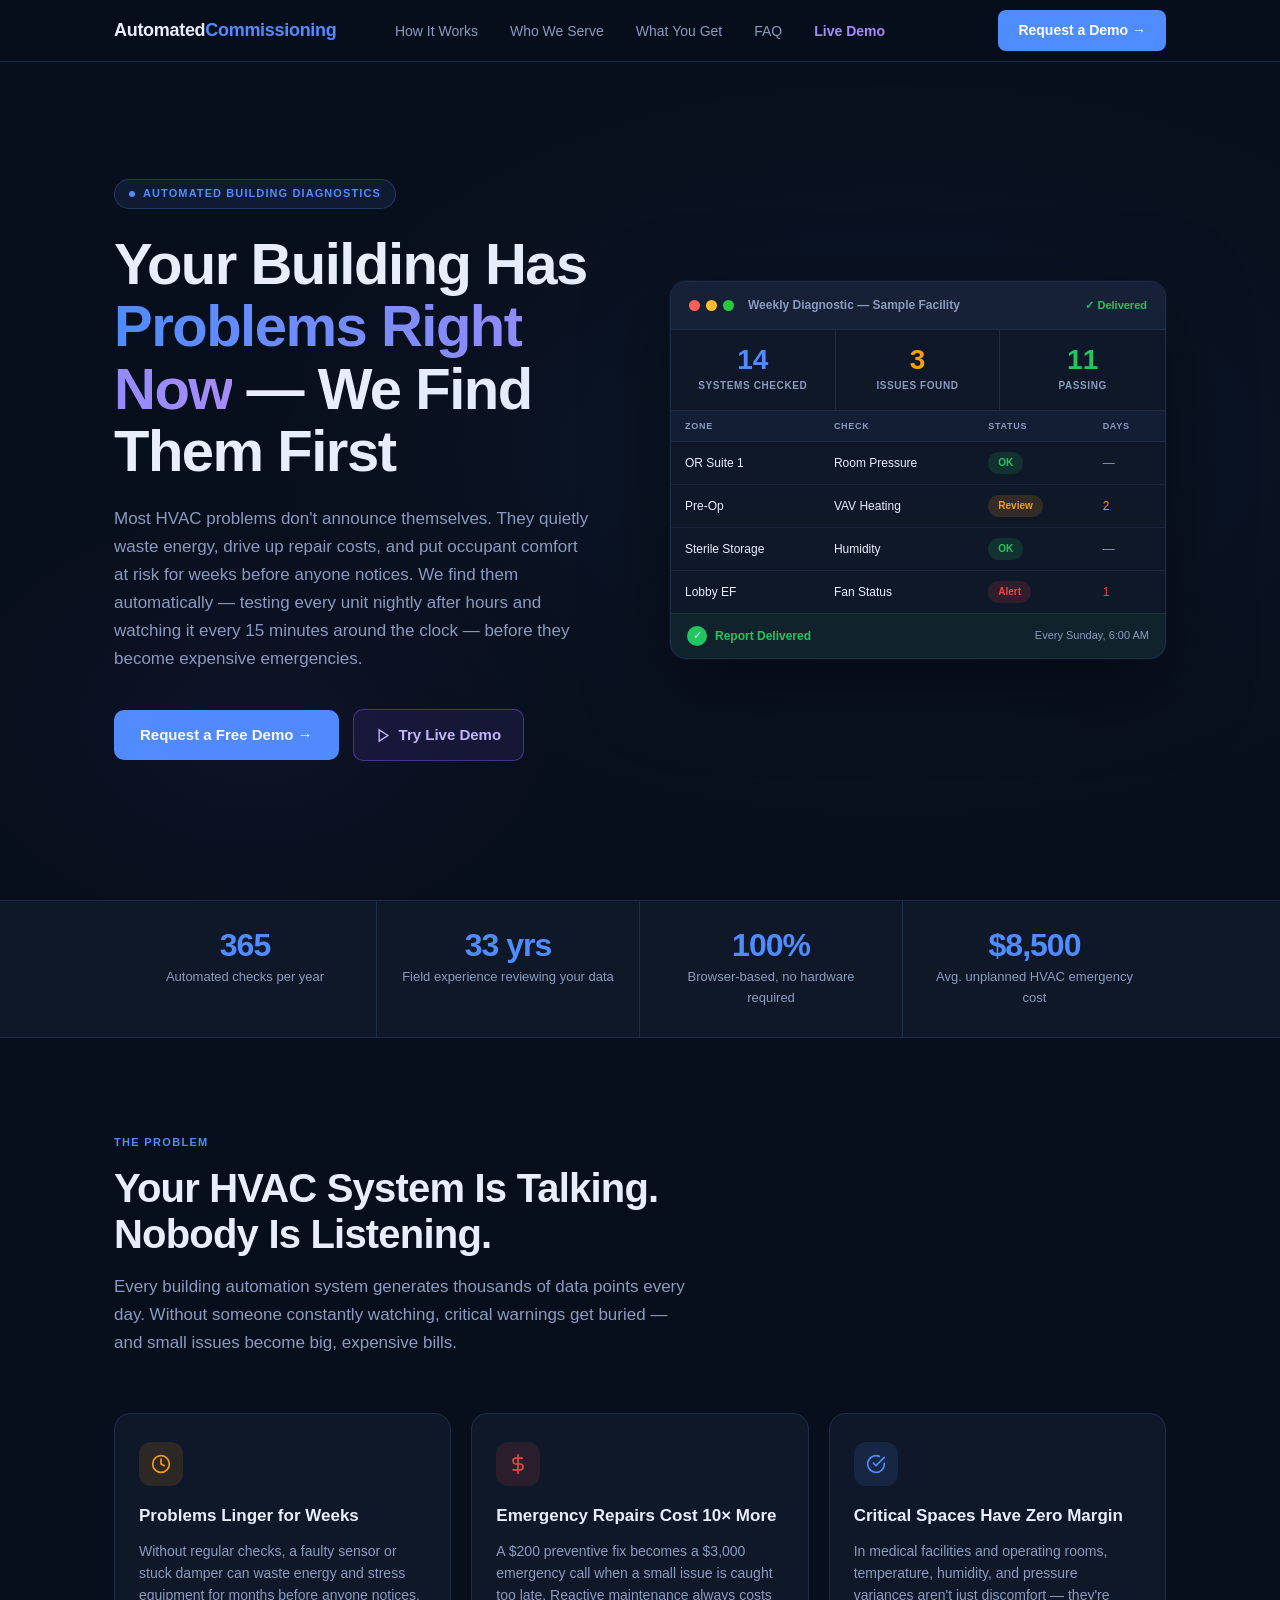
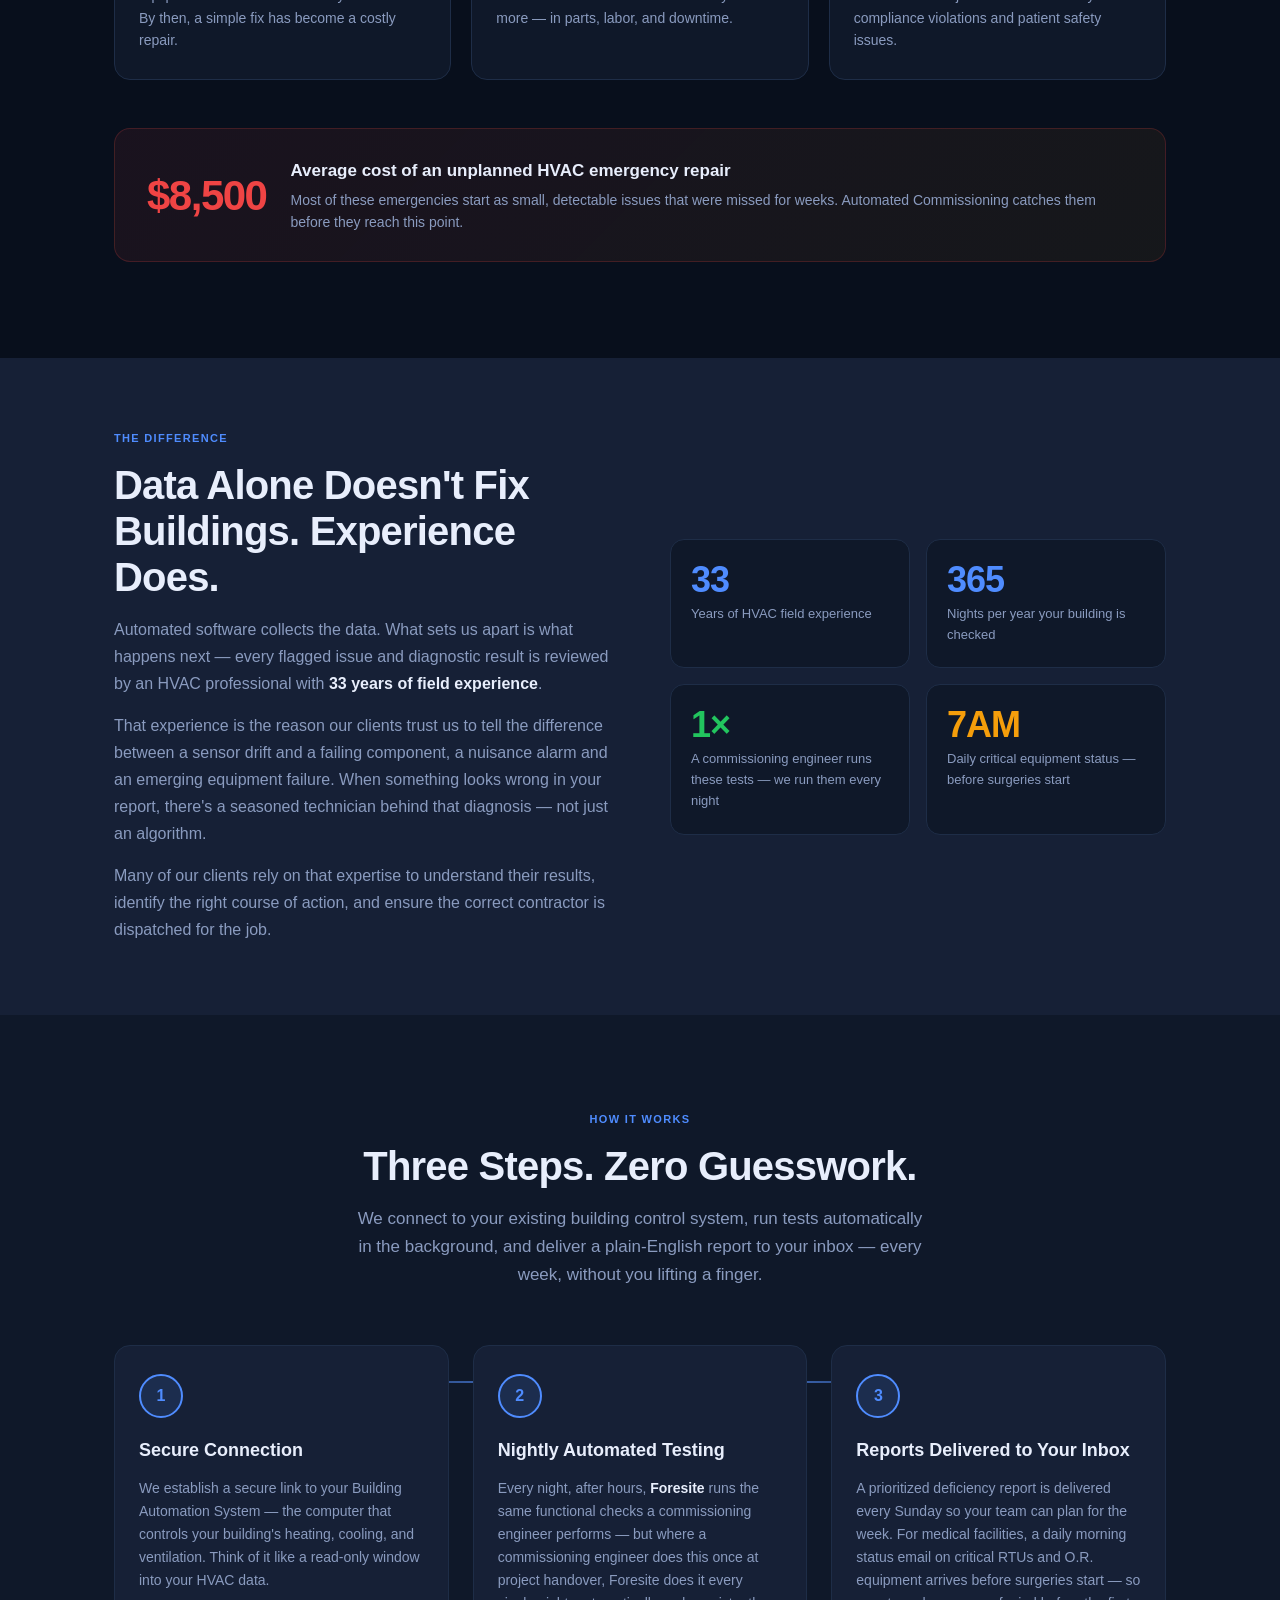
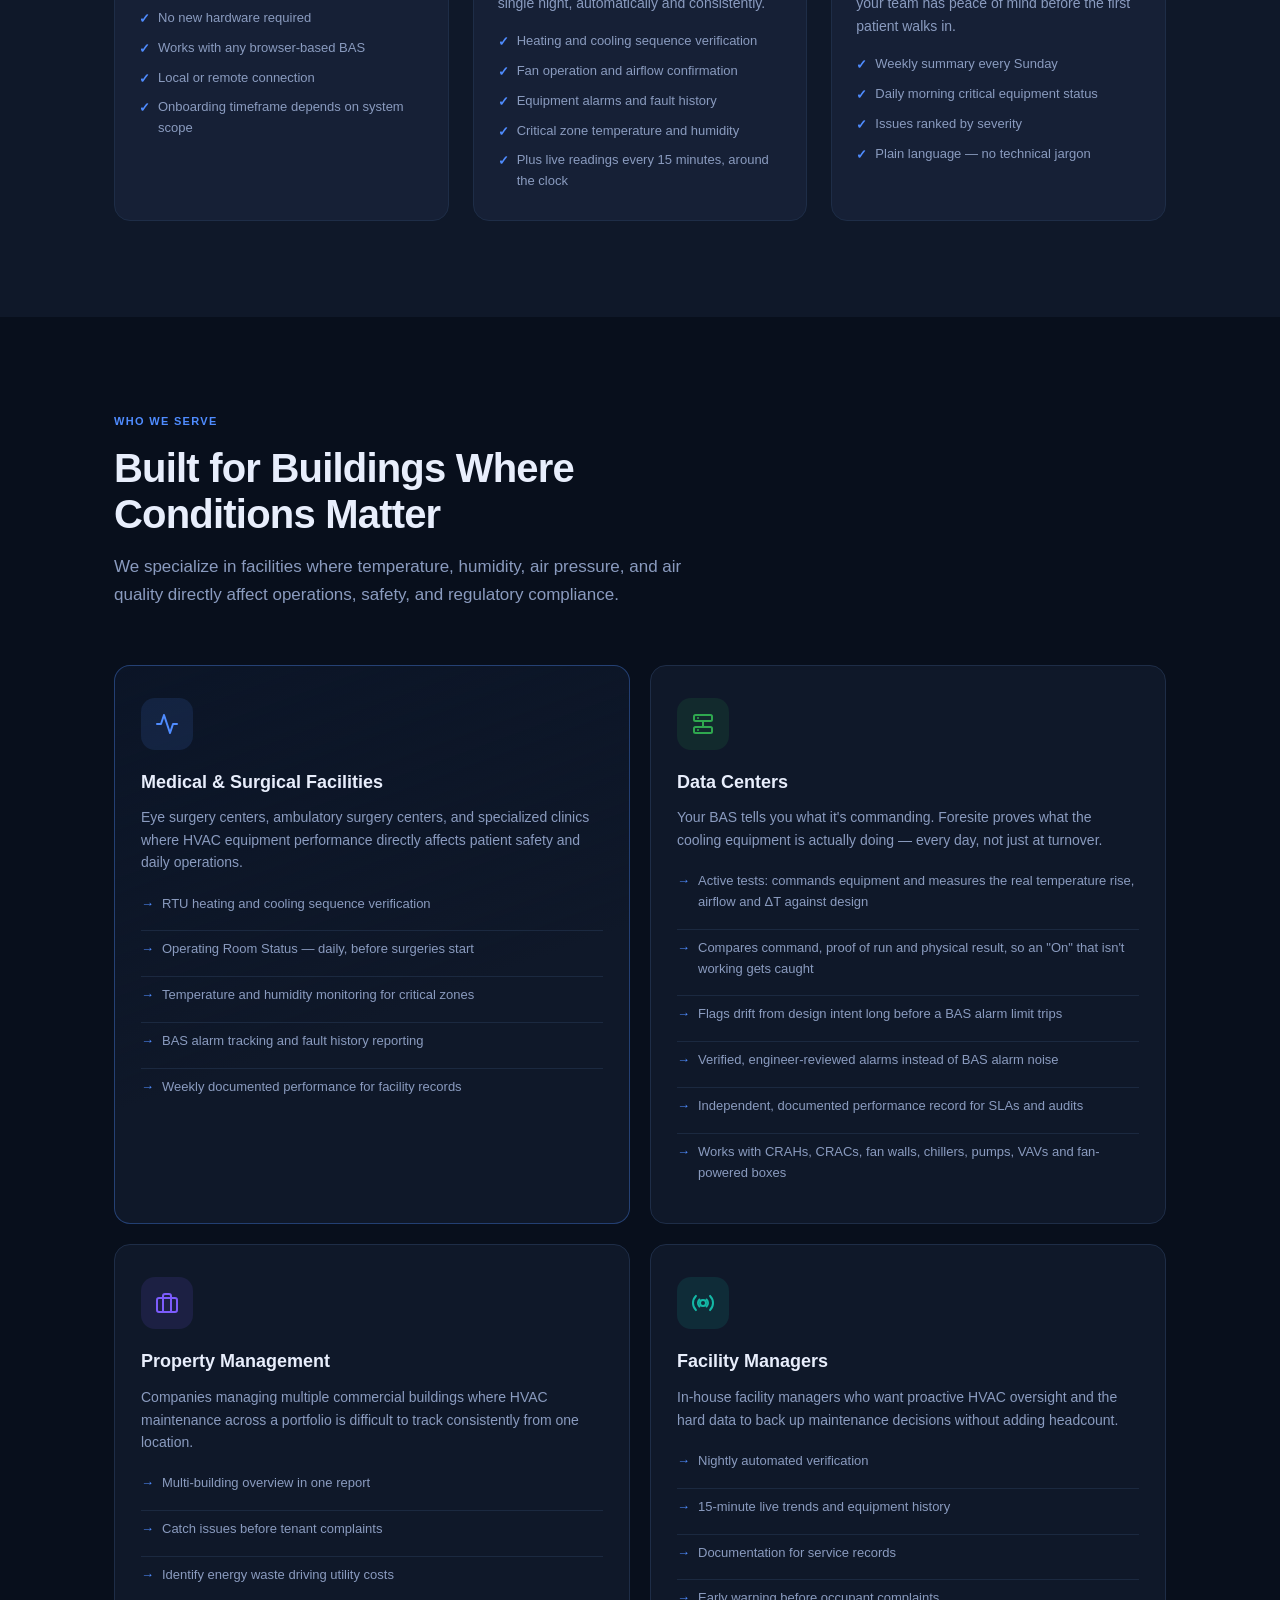
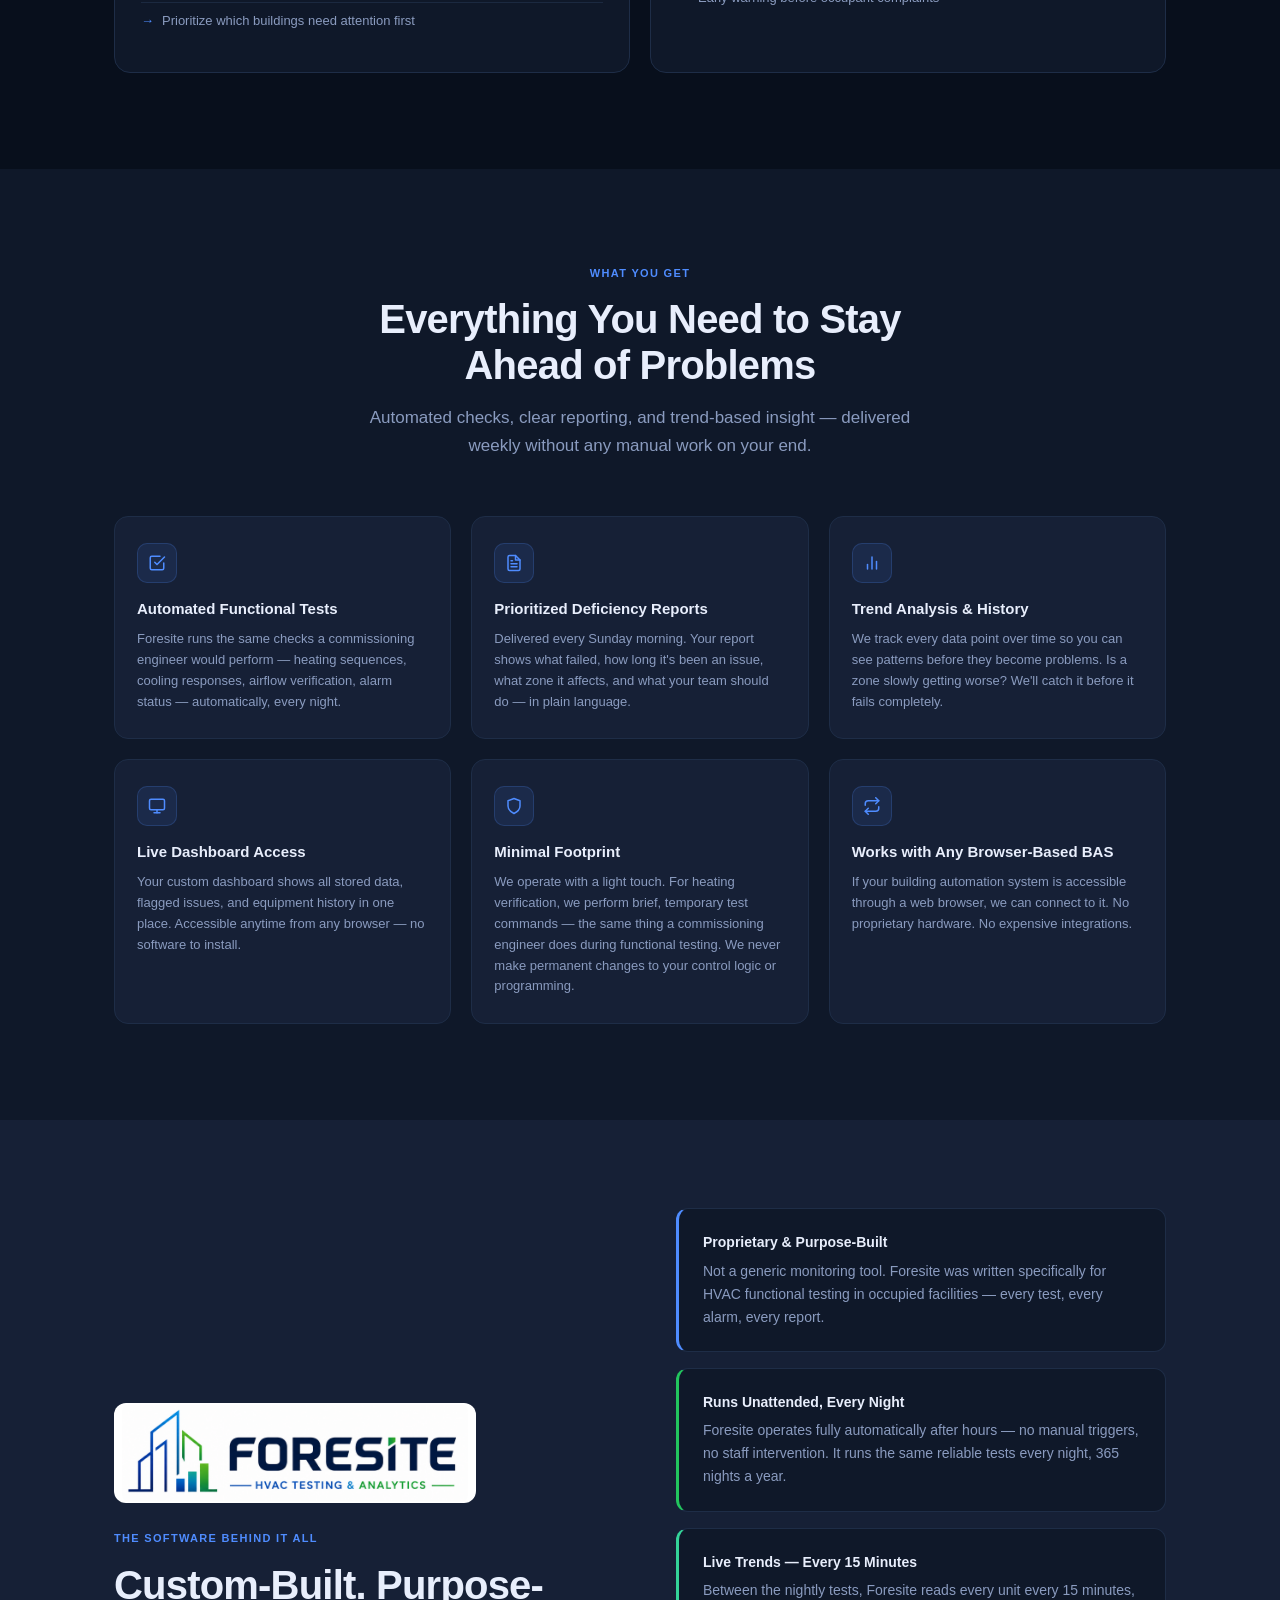
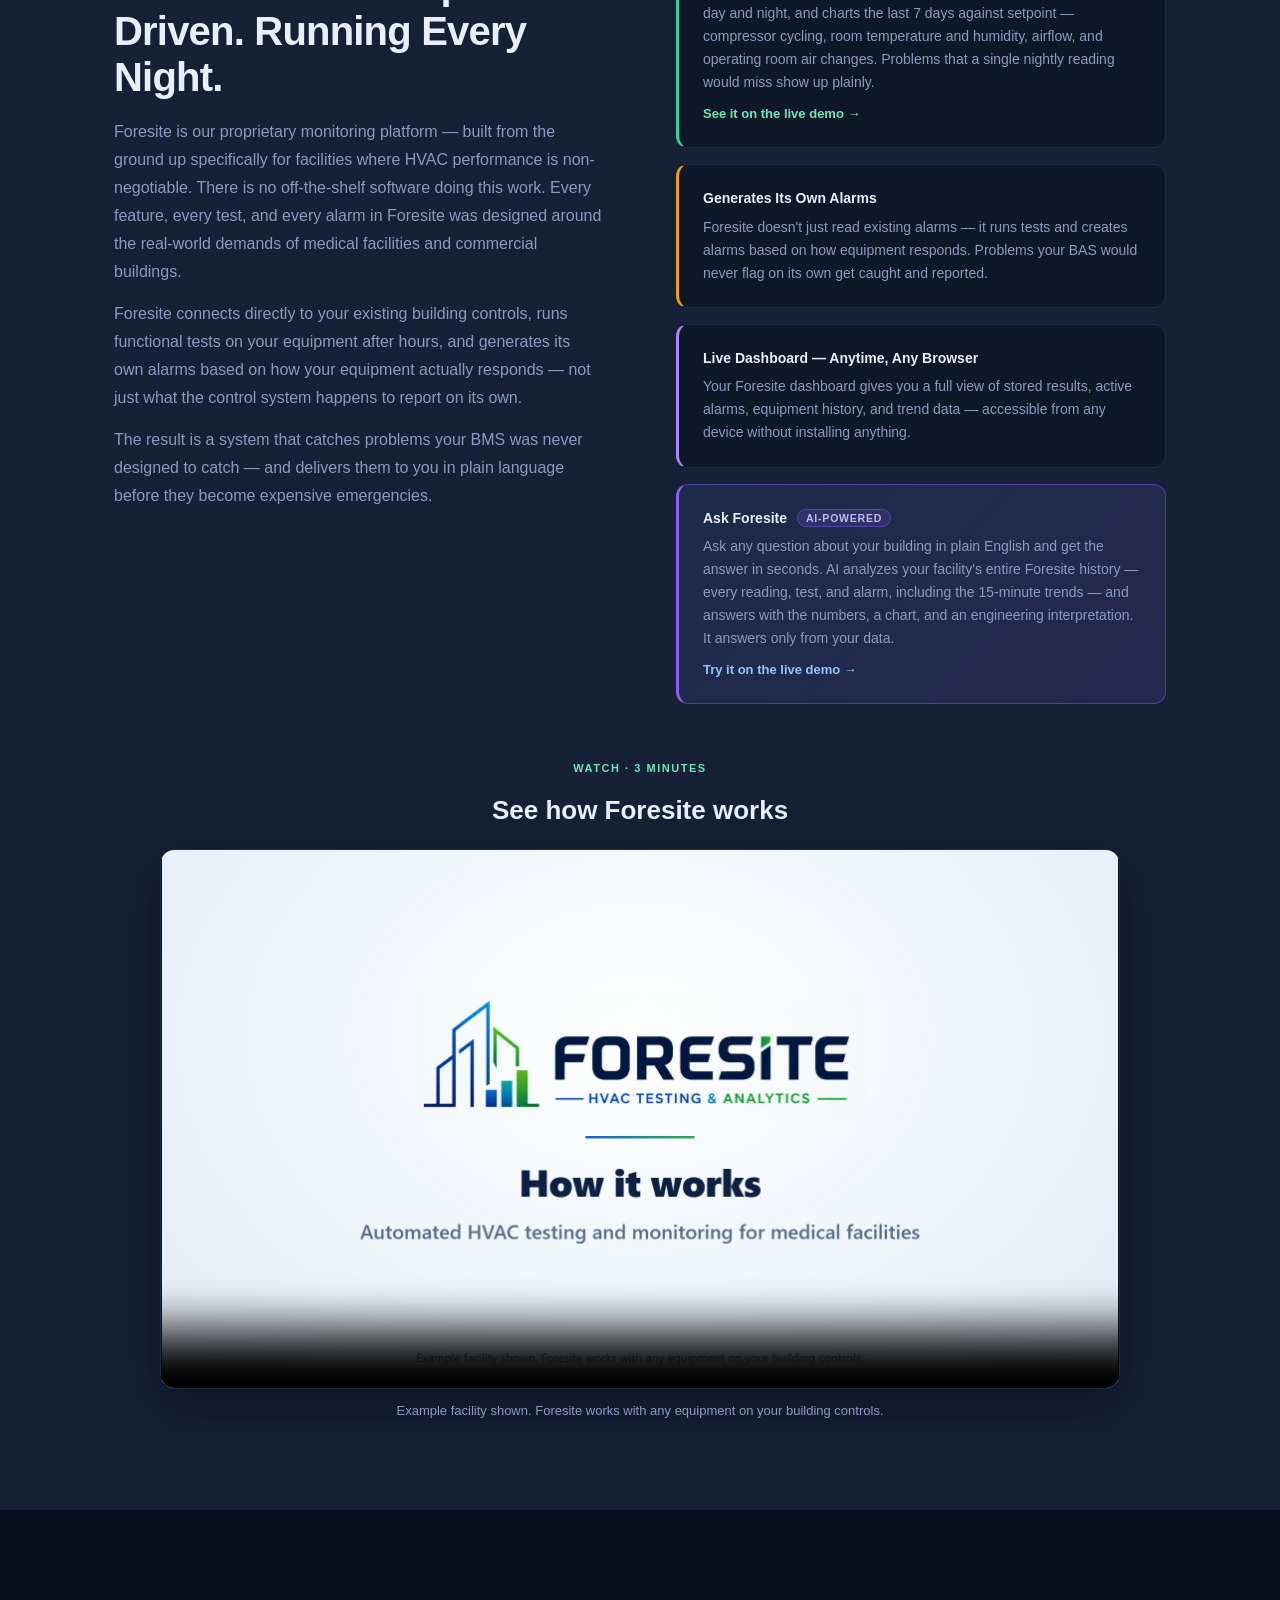
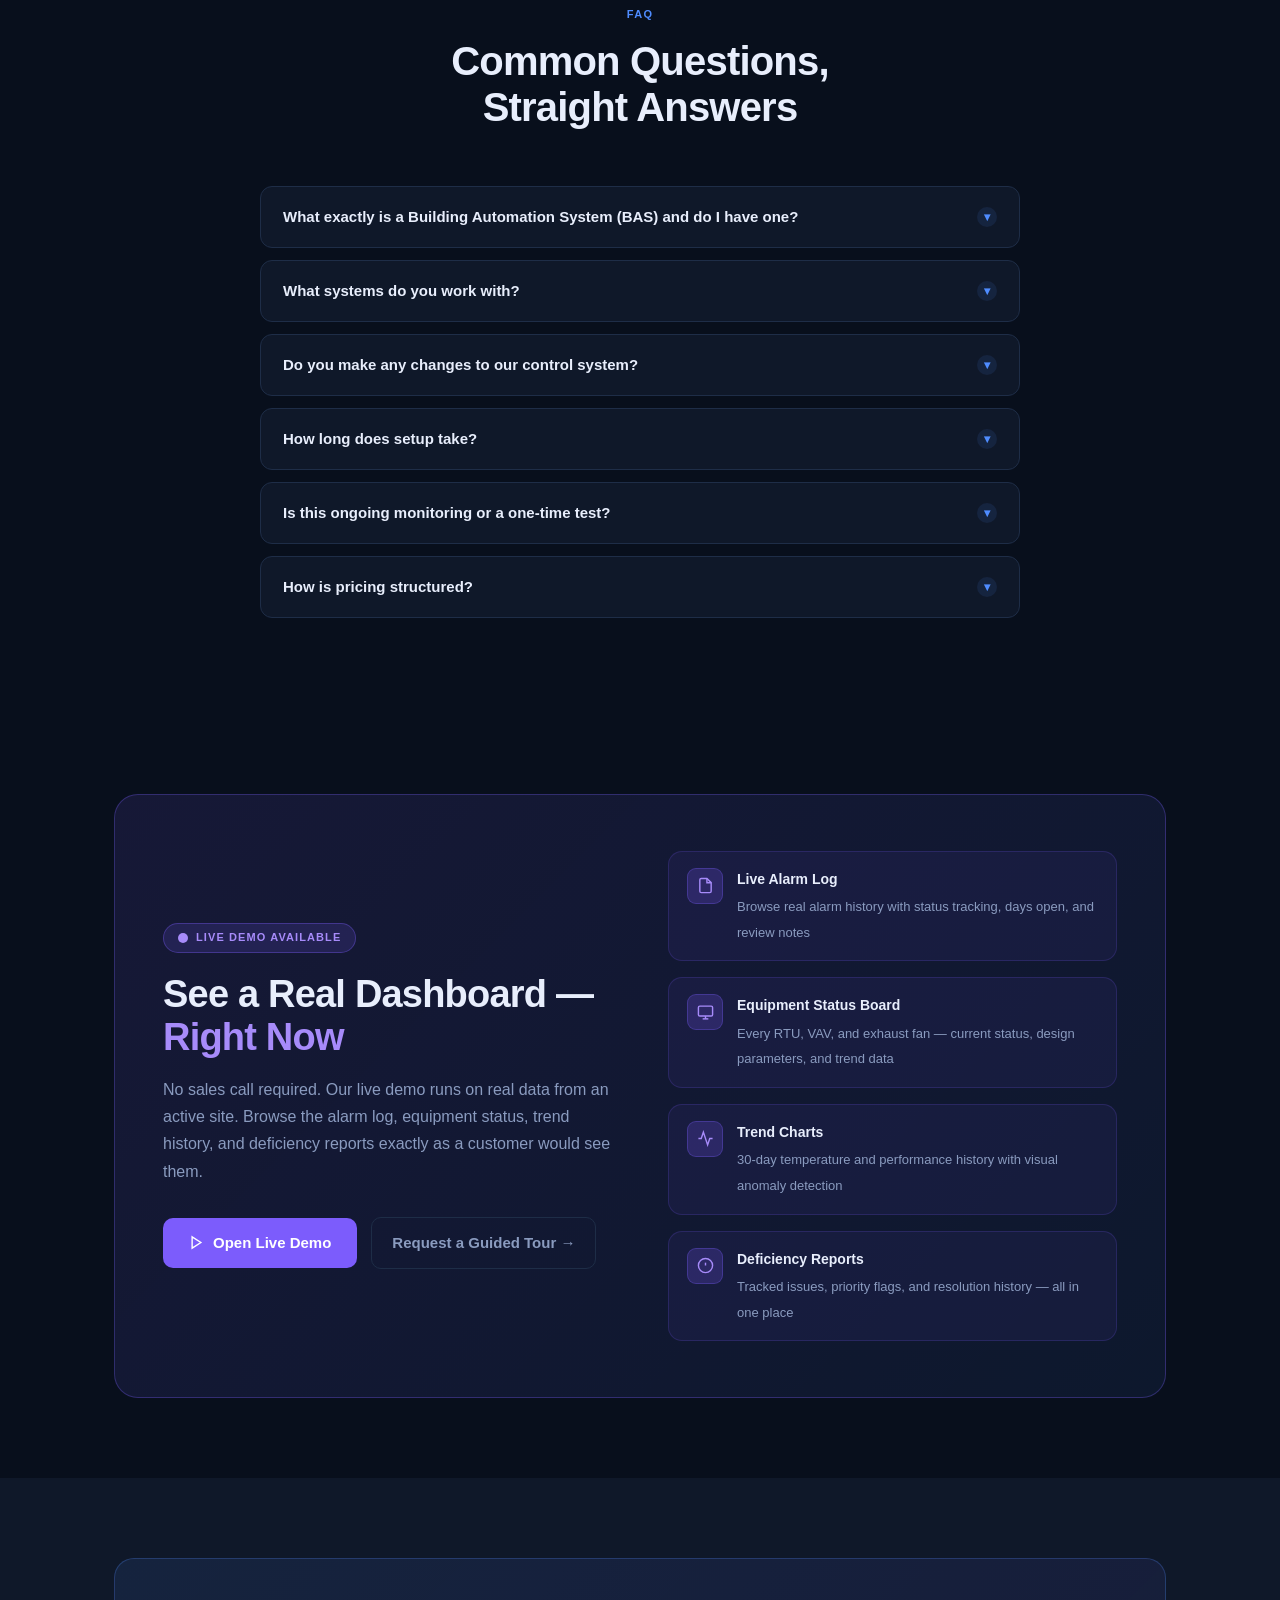
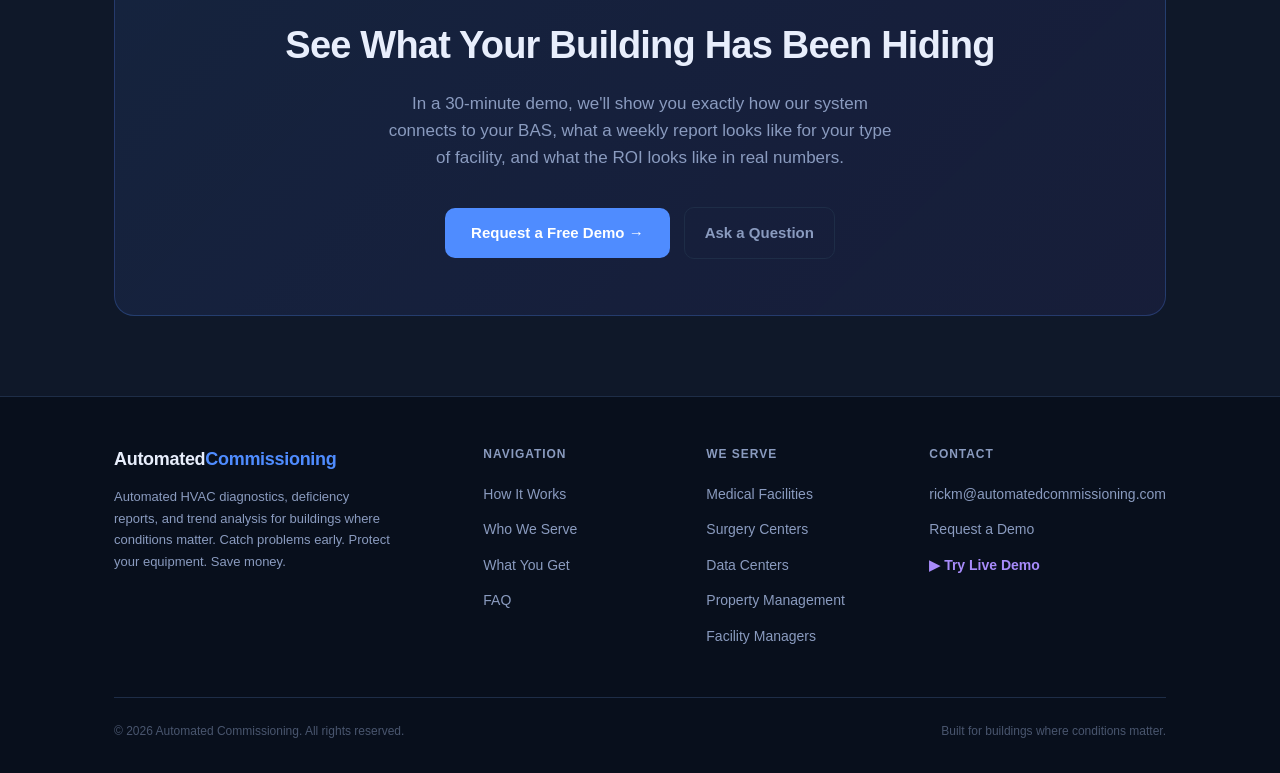
<file: index.html>
<!DOCTYPE html>
<html lang="en">
<head>
  <meta charset="UTF-8" />
  <meta name="viewport" content="width=device-width, initial-scale=1.0" />
  <meta name="description" content="Automated Commissioning delivers weekly HVAC diagnostics, deficiency reports, and trend analysis for medical facilities, surgery centers, data centers, and commercial buildings." />
  <title>Automated Commissioning | Weekly HVAC Diagnostics for Buildings</title>
  <style>
    /* ── Reset & Variables ──────────────────────────────────────────────── */
    *, *::before, *::after { box-sizing: border-box; margin: 0; padding: 0; }

    :root {
      --bg:       #080f1c;
      --panel:    #0f1829;
      --panel-2:  #162036;
      --panel-3:  #1c2a42;
      --text:     #e8eefc;
      --muted:    #8a9bbf;
      --border:   #1e2d47;
      --accent:   #4f8cff;
      --accent-d: #3a7aef;
      --accent-2: #7c5cfc;
      --green:    #22c55e;
      --amber:    #f59e0b;
      --red:      #ef4444;
    }

    html { scroll-behavior: smooth; }

    body {
      background: var(--bg);
      color: var(--text);
      font-family: Arial, Helvetica, sans-serif;
      line-height: 1.6;
      overflow-x: hidden;
    }

    a { color: inherit; text-decoration: none; }
    img { max-width: 100%; }

    .container {
      max-width: 1100px;
      margin: 0 auto;
      padding: 0 24px;
    }

    /* ── Animations ─────────────────────────────────────────────────────── */
    @keyframes fade-up {
      from { opacity: 0; transform: translateY(28px); }
      to   { opacity: 1; transform: translateY(0); }
    }
    @keyframes fade-in {
      from { opacity: 0; }
      to   { opacity: 1; }
    }
    @keyframes pulse-dot {
      0%, 100% { opacity: 1; transform: scale(1); }
      50%       { opacity: .5; transform: scale(1.4); }
    }
    @keyframes float {
      0%, 100% { transform: translateY(0); }
      50%       { transform: translateY(-8px); }
    }
    @keyframes count-up { from { opacity: 0; } to { opacity: 1; } }

    .reveal {
      opacity: 0;
      transform: translateY(24px);
      transition: opacity 0.6s ease, transform 0.6s ease;
    }
    .reveal.visible {
      opacity: 1;
      transform: translateY(0);
    }

    /* ── NAV ─────────────────────────────────────────────────────────────── */
    nav {
      position: fixed;
      top: 0; left: 0; right: 0;
      z-index: 100;
      background: rgba(8, 15, 28, 0.92);
      backdrop-filter: blur(12px);
      border-bottom: 1px solid var(--border);
      height: 62px;
      display: flex;
      align-items: center;
    }

    nav .container {
      width: 100%;
    }

    .nav-inner {
      display: flex;
      align-items: center;
      width: 100%;
    }

    .nav-right {
      flex: 1;
      display: flex;
      align-items: center;
      justify-content: flex-end;
      gap: 12px;
    }

    .logo {
      flex: 1;
      font-size: 18px;
      font-weight: 800;
      letter-spacing: -0.3px;
      white-space: nowrap;
    }
    .logo span { color: var(--accent); }

    .nav-links {
      display: flex;
      align-items: center;
      gap: 32px;
      list-style: none;
      flex-shrink: 0;
    }
    .nav-links a {
      font-size: 14px;
      color: var(--muted);
      font-weight: 500;
      transition: color 0.15s;
    }
    .nav-links a:hover { color: var(--text); }

    .nav-cta {
      background: var(--accent);
      color: #fff;
      font-size: 14px;
      font-weight: 700;
      padding: 9px 20px;
      border-radius: 8px;
      transition: background 0.15s;
      white-space: nowrap;
    }
    .nav-cta:hover { background: var(--accent-d); color: #fff; }

    .nav-mobile-btn {
      display: none;
      background: none;
      border: none;
      cursor: pointer;
      padding: 4px;
      color: var(--text);
    }

    /* ── HERO ────────────────────────────────────────────────────────────── */
    .hero {
      min-height: 100vh;
      display: flex;
      align-items: center;
      padding: 100px 0 60px;
      position: relative;
      overflow: hidden;
    }

    .hero::before {
      content: '';
      position: absolute;
      inset: 0;
      background: radial-gradient(ellipse 70% 60% at 70% 50%, rgba(79,140,255,0.07) 0%, transparent 70%),
                  radial-gradient(ellipse 40% 40% at 20% 80%, rgba(124,92,252,0.05) 0%, transparent 60%);
      pointer-events: none;
    }

    .hero-grid {
      display: grid;
      grid-template-columns: 1fr 1fr;
      gap: 60px;
      align-items: center;
    }

    .hero-badge {
      display: inline-flex;
      align-items: center;
      gap: 8px;
      font-size: 11px;
      font-weight: 700;
      letter-spacing: 0.1em;
      text-transform: uppercase;
      color: var(--accent);
      background: rgba(79,140,255,0.1);
      border: 1px solid rgba(79,140,255,0.25);
      border-radius: 50px;
      padding: 5px 14px;
      margin-bottom: 24px;
    }

    .hero-badge-dot {
      width: 6px; height: 6px;
      background: var(--accent);
      border-radius: 50%;
      animation: pulse-dot 2s ease infinite;
    }

    .hero h1 {
      font-size: clamp(36px, 5vw, 58px);
      font-weight: 900;
      line-height: 1.08;
      letter-spacing: -1.5px;
      margin-bottom: 22px;
      color: var(--text);
    }

    .hero h1 em {
      font-style: normal;
      background: linear-gradient(90deg, var(--accent) 0%, #a78bfa 100%);
      -webkit-background-clip: text;
      -webkit-text-fill-color: transparent;
      background-clip: text;
    }

    .hero-sub {
      font-size: 17px;
      color: var(--muted);
      line-height: 1.65;
      margin-bottom: 36px;
      max-width: 480px;
    }

    .hero-actions {
      display: flex;
      align-items: center;
      gap: 14px;
      flex-wrap: wrap;
    }

    .btn-primary {
      display: inline-flex;
      align-items: center;
      gap: 8px;
      background: var(--accent);
      color: #fff;
      font-size: 15px;
      font-weight: 700;
      padding: 13px 26px;
      border-radius: 10px;
      transition: background 0.15s, transform 0.15s;
    }
    .btn-primary:hover { background: var(--accent-d); transform: translateY(-1px); color: #fff; }

    .btn-ghost {
      display: inline-flex;
      align-items: center;
      gap: 8px;
      color: var(--muted);
      font-size: 15px;
      font-weight: 600;
      padding: 13px 20px;
      border-radius: 10px;
      border: 1px solid var(--border);
      transition: color 0.15s, border-color 0.15s;
    }
    .btn-ghost:hover { color: var(--text); border-color: var(--accent); }

    .btn-demo-hero {
      display: inline-flex;
      align-items: center;
      gap: 8px;
      color: #c4b5fd;
      font-size: 15px;
      font-weight: 700;
      padding: 13px 22px;
      border-radius: 10px;
      border: 1px solid rgba(124,92,252,0.45);
      background: rgba(124,92,252,0.1);
      transition: background 0.15s, border-color 0.15s, transform 0.15s;
    }
    .btn-demo-hero:hover {
      background: rgba(124,92,252,0.18);
      border-color: rgba(124,92,252,0.8);
      color: #ddd6fe;
      transform: translateY(-1px);
    }

    /* ── Demo callout section ───────────────────────────────────────────── */
    .demo-callout {
      padding: 80px 0;
      background: var(--bg);
    }

    .demo-callout-box {
      background: linear-gradient(135deg, rgba(124,92,252,0.12) 0%, rgba(79,140,255,0.08) 100%);
      border: 1px solid rgba(124,92,252,0.3);
      border-radius: 24px;
      padding: 56px 48px;
      display: grid;
      grid-template-columns: 1fr 1fr;
      gap: 56px;
      align-items: center;
    }

    @media (max-width: 760px) {
      .demo-callout-box { grid-template-columns: 1fr; gap: 32px; padding: 36px 24px; }
    }

    .demo-callout-badge {
      display: inline-flex;
      align-items: center;
      gap: 8px;
      font-size: 11px;
      font-weight: 700;
      letter-spacing: 0.1em;
      text-transform: uppercase;
      color: #a78bfa;
      background: rgba(124,92,252,0.15);
      border: 1px solid rgba(124,92,252,0.35);
      border-radius: 50px;
      padding: 5px 14px;
      margin-bottom: 20px;
    }

    .demo-callout h2 {
      font-size: clamp(26px, 3.5vw, 38px);
      font-weight: 900;
      letter-spacing: -0.8px;
      line-height: 1.15;
      margin-bottom: 16px;
    }

    .demo-callout h2 span { color: #a78bfa; }

    .demo-callout p {
      font-size: 16px;
      color: var(--muted);
      margin-bottom: 32px;
      line-height: 1.7;
    }

    .demo-callout-actions {
      display: flex;
      align-items: center;
      gap: 14px;
      flex-wrap: wrap;
    }

    .btn-demo-main {
      display: inline-flex;
      align-items: center;
      gap: 9px;
      background: #7c5cfc;
      color: #fff;
      font-size: 15px;
      font-weight: 700;
      padding: 13px 26px;
      border-radius: 10px;
      transition: background 0.15s, transform 0.15s;
    }
    .btn-demo-main:hover { background: #6d4de8; color: #fff; transform: translateY(-1px); }

    .demo-callout-features {
      display: flex;
      flex-direction: column;
      gap: 16px;
    }

    .demo-feature-item {
      display: flex;
      align-items: flex-start;
      gap: 14px;
      background: rgba(124,92,252,0.07);
      border: 1px solid rgba(124,92,252,0.18);
      border-radius: 14px;
      padding: 16px 18px;
    }

    .demo-feature-icon {
      width: 36px;
      height: 36px;
      border-radius: 9px;
      background: rgba(124,92,252,0.2);
      border: 1px solid rgba(124,92,252,0.3);
      display: flex;
      align-items: center;
      justify-content: center;
      flex-shrink: 0;
      color: #a78bfa;
    }

    .demo-feature-text strong {
      display: block;
      font-size: 14px;
      font-weight: 700;
      color: var(--text);
      margin-bottom: 3px;
    }

    .demo-feature-text span {
      font-size: 13px;
      color: var(--muted);
    }

    /* ── Hero mock report card ──────────────────────────────────────────── */
    .hero-visual {
      position: relative;
      animation: float 6s ease-in-out infinite;
    }

    .report-card {
      background: var(--panel);
      border: 1px solid var(--border);
      border-radius: 16px;
      overflow: hidden;
      box-shadow: 0 24px 80px rgba(0,0,0,0.5), 0 0 0 1px rgba(79,140,255,0.08);
    }

    .report-card-header {
      background: var(--panel-2);
      padding: 14px 18px;
      display: flex;
      align-items: center;
      gap: 10px;
      border-bottom: 1px solid var(--border);
    }

    .rc-dots { display: flex; gap: 6px; }
    .rc-dot {
      width: 11px; height: 11px;
      border-radius: 50%;
    }
    .rc-dot.r { background: #ff5f57; }
    .rc-dot.y { background: #febc2e; }
    .rc-dot.g { background: #28c840; }

    .rc-title {
      font-size: 12px;
      font-weight: 600;
      color: var(--muted);
      margin-left: 4px;
    }

    .rc-delivered {
      margin-left: auto;
      display: flex;
      align-items: center;
      gap: 6px;
      font-size: 11px;
      color: var(--green);
      font-weight: 600;
    }

    .report-stats {
      display: grid;
      grid-template-columns: repeat(3, 1fr);
      gap: 0;
      border-bottom: 1px solid var(--border);
    }

    .report-stat {
      padding: 16px;
      text-align: center;
      border-right: 1px solid var(--border);
    }
    .report-stat:last-child { border-right: none; }

    .report-stat-num {
      font-size: 28px;
      font-weight: 900;
      line-height: 1;
      margin-bottom: 4px;
    }
    .report-stat-num.blue   { color: var(--accent); }
    .report-stat-num.amber  { color: var(--amber); }
    .report-stat-num.green  { color: var(--green); }

    .report-stat-label {
      font-size: 10px;
      font-weight: 600;
      text-transform: uppercase;
      letter-spacing: 0.06em;
      color: var(--muted);
    }

    .report-table { width: 100%; border-collapse: collapse; }

    .report-table th {
      background: rgba(79,140,255,0.05);
      font-size: 9px;
      font-weight: 700;
      text-transform: uppercase;
      letter-spacing: 0.08em;
      color: var(--muted);
      padding: 8px 14px;
      text-align: left;
      border-bottom: 1px solid var(--border);
    }

    .report-table td {
      font-size: 12px;
      padding: 10px 14px;
      border-bottom: 1px solid rgba(30,45,71,0.6);
      color: var(--text);
    }

    .report-table tr:last-child td { border-bottom: none; }

    .status-pill {
      display: inline-block;
      font-size: 10px;
      font-weight: 700;
      padding: 3px 10px;
      border-radius: 50px;
    }
    .status-ok    { background: rgba(34,197,94,0.15);  color: var(--green); }
    .status-alert { background: rgba(239,68,68,0.15);  color: var(--red); }
    .status-rev   { background: rgba(245,158,11,0.15); color: var(--amber); }

    .report-footer {
      padding: 12px 16px;
      display: flex;
      align-items: center;
      gap: 8px;
      background: rgba(34,197,94,0.06);
      border-top: 1px solid rgba(34,197,94,0.15);
    }

    .rf-check {
      width: 20px; height: 20px;
      background: var(--green);
      border-radius: 50%;
      display: flex; align-items: center; justify-content: center;
      font-size: 11px;
      flex-shrink: 0;
    }

    .rf-text { font-size: 12px; color: var(--green); font-weight: 600; }
    .rf-sub  { font-size: 11px; color: var(--muted); margin-left: auto; }

    /* ── SECTION COMMONS ─────────────────────────────────────────────────── */
    section { padding: 96px 0; }

    .section-label {
      font-size: 11px;
      font-weight: 700;
      letter-spacing: 0.12em;
      text-transform: uppercase;
      color: var(--accent);
      margin-bottom: 14px;
    }

    .section-heading {
      font-size: clamp(26px, 3.5vw, 40px);
      font-weight: 800;
      letter-spacing: -0.8px;
      line-height: 1.15;
      color: var(--text);
      margin-bottom: 16px;
    }

    .section-sub {
      font-size: 17px;
      color: var(--muted);
      line-height: 1.65;
      max-width: 580px;
    }

    .section-header { margin-bottom: 56px; }
    .section-header.center { text-align: center; }
    .section-header.center .section-sub { margin: 0 auto; }

    /* ── STATS BAR ───────────────────────────────────────────────────────── */
    .stats-bar {
      padding: 0;
      background: var(--panel);
      border-top: 1px solid var(--border);
      border-bottom: 1px solid var(--border);
    }

    .stats-bar-inner {
      display: grid;
      grid-template-columns: repeat(4, 1fr);
    }

    .stat-item {
      padding: 28px 24px;
      border-right: 1px solid var(--border);
      text-align: center;
    }
    .stat-item:last-child { border-right: none; }

    .stat-num {
      font-size: 32px;
      font-weight: 900;
      color: var(--accent);
      letter-spacing: -1px;
      line-height: 1;
      margin-bottom: 6px;
    }

    .stat-label {
      font-size: 13px;
      color: var(--muted);
      font-weight: 500;
    }

    /* ── PROBLEM SECTION ─────────────────────────────────────────────────── */
    .problem-section { background: var(--bg); }

    .problem-grid {
      display: grid;
      grid-template-columns: repeat(3, 1fr);
      gap: 20px;
      margin-top: 48px;
    }

    .problem-card {
      background: var(--panel);
      border: 1px solid var(--border);
      border-radius: 16px;
      padding: 28px 24px;
      transition: border-color 0.2s, transform 0.2s;
    }
    .problem-card:hover { border-color: rgba(79,140,255,0.3); transform: translateY(-3px); }

    .problem-icon {
      width: 44px; height: 44px;
      border-radius: 12px;
      display: flex; align-items: center; justify-content: center;
      font-size: 20px;
      margin-bottom: 16px;
    }
    .problem-icon.amber { background: rgba(245,158,11,0.12); }
    .problem-icon.red   { background: rgba(239,68,68,0.12); }
    .problem-icon.blue  { background: rgba(79,140,255,0.12); }

    .problem-card h3 {
      font-size: 17px;
      font-weight: 700;
      margin-bottom: 10px;
      color: var(--text);
    }

    .problem-card p {
      font-size: 14px;
      color: var(--muted);
      line-height: 1.6;
    }

    .cost-callout {
      margin-top: 48px;
      background: linear-gradient(135deg, rgba(239,68,68,0.08), rgba(245,158,11,0.06));
      border: 1px solid rgba(239,68,68,0.2);
      border-radius: 16px;
      padding: 28px 32px;
      display: flex;
      align-items: center;
      gap: 24px;
    }

    .cost-num {
      font-size: 42px;
      font-weight: 900;
      color: var(--red);
      letter-spacing: -1.5px;
      white-space: nowrap;
    }

    .cost-text h4 { font-size: 17px; font-weight: 700; margin-bottom: 4px; }
    .cost-text p  { font-size: 14px; color: var(--muted); }

    /* ── HOW IT WORKS ────────────────────────────────────────────────────── */
    .how-section { background: var(--panel); }

    .steps-grid {
      display: grid;
      grid-template-columns: repeat(3, 1fr);
      gap: 24px;
      position: relative;
    }

    .steps-grid::before {
      content: '';
      position: absolute;
      top: 36px;
      left: calc(16.67% + 16px);
      right: calc(16.67% + 16px);
      height: 2px;
      background: linear-gradient(90deg, var(--border), var(--accent), var(--border));
      z-index: 0;
    }

    .step-card {
      background: var(--panel-2);
      border: 1px solid var(--border);
      border-radius: 16px;
      padding: 28px 24px;
      position: relative;
      z-index: 1;
      transition: border-color 0.2s, transform 0.2s;
    }
    .step-card:hover { border-color: rgba(79,140,255,0.4); transform: translateY(-3px); }

    .step-num {
      width: 44px; height: 44px;
      border-radius: 50%;
      background: rgba(79,140,255,0.12);
      border: 2px solid var(--accent);
      display: flex; align-items: center; justify-content: center;
      font-size: 16px;
      font-weight: 900;
      color: var(--accent);
      margin-bottom: 18px;
    }

    .step-card h3 { font-size: 18px; font-weight: 700; margin-bottom: 12px; }
    .step-card p  { font-size: 14px; color: var(--muted); line-height: 1.65; }

    .step-bullets {
      list-style: none;
      margin-top: 16px;
      display: flex;
      flex-direction: column;
      gap: 8px;
    }

    .step-bullets li {
      font-size: 13px;
      color: var(--muted);
      display: flex;
      align-items: flex-start;
      gap: 8px;
    }

    .step-bullets li::before {
      content: '✓';
      color: var(--accent);
      font-weight: 700;
      flex-shrink: 0;
      margin-top: 1px;
    }

    /* ── WHO WE SERVE ────────────────────────────────────────────────────── */
    .serve-section { background: var(--bg); }

    .serve-grid {
      display: grid;
      grid-template-columns: repeat(2, 1fr);
      gap: 20px;
    }

    .serve-card {
      background: var(--panel);
      border: 1px solid var(--border);
      border-radius: 16px;
      padding: 32px 26px;
      transition: border-color 0.2s, transform 0.2s;
    }
    .serve-card:hover { border-color: rgba(79,140,255,0.35); transform: translateY(-3px); }
    .serve-card.featured {
      border-color: rgba(79,140,255,0.35);
      background: linear-gradient(160deg, rgba(79,140,255,0.05) 0%, var(--panel) 60%);
    }

    .serve-icon-wrap {
      width: 52px; height: 52px;
      border-radius: 14px;
      display: flex; align-items: center; justify-content: center;
      font-size: 24px;
      margin-bottom: 18px;
    }
    .serve-icon-wrap.blue   { background: rgba(79,140,255,0.12); }
    .serve-icon-wrap.purple { background: rgba(124,92,252,0.12); }
    .serve-icon-wrap.teal   { background: rgba(20,184,166,0.12); }
    .serve-icon-wrap.green  { background: rgba(47,168,79,0.12); }

    .serve-card h3 { font-size: 18px; font-weight: 700; margin-bottom: 10px; }
    .serve-card > p { font-size: 14px; color: var(--muted); line-height: 1.6; margin-bottom: 20px; }

    .serve-list {
      list-style: none;
      display: flex;
      flex-direction: column;
      gap: 8px;
    }
    .serve-list li {
      font-size: 13px;
      color: var(--muted);
      display: flex;
      align-items: flex-start;
      gap: 8px;
      padding: 8px 0;
      border-top: 1px solid rgba(30,45,71,0.8);
    }
    .serve-list li:first-child { border-top: none; padding-top: 0; }
    .serve-list li::before {
      content: '→';
      color: var(--accent);
      font-weight: 700;
      flex-shrink: 0;
    }

    /* ── WHAT YOU GET ────────────────────────────────────────────────────── */
    .features-section { background: var(--panel); }

    .features-grid {
      display: grid;
      grid-template-columns: repeat(3, 1fr);
      gap: 20px;
    }

    .feature-card {
      background: var(--panel-2);
      border: 1px solid var(--border);
      border-radius: 14px;
      padding: 26px 22px;
      transition: border-color 0.2s, transform 0.2s;
    }
    .feature-card:hover { border-color: rgba(79,140,255,0.3); transform: translateY(-2px); }

    .feature-icon {
      width: 40px; height: 40px;
      border-radius: 10px;
      background: rgba(79,140,255,0.1);
      border: 1px solid rgba(79,140,255,0.2);
      display: flex; align-items: center; justify-content: center;
      font-size: 18px;
      margin-bottom: 14px;
    }

    .feature-card h3 { font-size: 15px; font-weight: 700; margin-bottom: 8px; }
    .feature-card p  { font-size: 13px; color: var(--muted); line-height: 1.6; }

    /* ── FAQ ─────────────────────────────────────────────────────────────── */
    .faq-section { background: var(--bg); }

    .faq-list {
      max-width: 760px;
      margin: 0 auto;
      display: flex;
      flex-direction: column;
      gap: 12px;
    }

    .faq-item {
      background: var(--panel);
      border: 1px solid var(--border);
      border-radius: 12px;
      overflow: hidden;
      transition: border-color 0.2s;
    }
    .faq-item.open { border-color: rgba(79,140,255,0.3); }

    .faq-q {
      width: 100%;
      background: none;
      border: none;
      padding: 20px 22px;
      display: flex;
      align-items: center;
      justify-content: space-between;
      gap: 16px;
      cursor: pointer;
      text-align: left;
      font-size: 15px;
      font-weight: 600;
      color: var(--text);
      font-family: inherit;
    }

    .faq-chevron {
      width: 20px; height: 20px;
      border-radius: 50%;
      background: rgba(79,140,255,0.1);
      display: flex; align-items: center; justify-content: center;
      font-size: 12px;
      color: var(--accent);
      flex-shrink: 0;
      transition: transform 0.25s, background 0.2s;
    }
    .faq-item.open .faq-chevron { transform: rotate(180deg); background: rgba(79,140,255,0.2); }

    .faq-a {
      max-height: 0;
      overflow: hidden;
      transition: max-height 0.35s ease, padding 0.25s ease;
      padding: 0 22px;
      font-size: 14px;
      color: var(--muted);
      line-height: 1.7;
    }
    .faq-item.open .faq-a {
      max-height: 300px;
      padding: 0 22px 20px;
    }

    /* ── CTA SECTION ─────────────────────────────────────────────────────── */
    .cta-section {
      background: var(--panel);
      padding: 80px 0;
    }

    .cta-box {
      background: linear-gradient(135deg, rgba(79,140,255,0.1) 0%, rgba(124,92,252,0.08) 100%);
      border: 1px solid rgba(79,140,255,0.25);
      border-radius: 20px;
      padding: 56px 48px;
      text-align: center;
    }

    .cta-box h2 {
      font-size: clamp(26px, 3.5vw, 38px);
      font-weight: 800;
      letter-spacing: -0.8px;
      margin-bottom: 14px;
    }

    .cta-box p {
      font-size: 17px;
      color: var(--muted);
      margin-bottom: 36px;
      max-width: 520px;
      margin-left: auto;
      margin-right: auto;
    }

    .cta-actions {
      display: flex;
      align-items: center;
      justify-content: center;
      gap: 14px;
      flex-wrap: wrap;
    }

    /* ── FOOTER ──────────────────────────────────────────────────────────── */
    footer {
      background: var(--bg);
      border-top: 1px solid var(--border);
      padding: 48px 0 32px;
    }

    .footer-grid {
      display: grid;
      grid-template-columns: 1.8fr 1fr 1fr 1fr;
      gap: 40px;
      margin-bottom: 48px;
    }

    .footer-brand p {
      font-size: 13px;
      color: var(--muted);
      line-height: 1.65;
      margin-top: 12px;
      max-width: 280px;
    }

    .footer-col h4 {
      font-size: 12px;
      font-weight: 700;
      text-transform: uppercase;
      letter-spacing: 0.08em;
      color: var(--muted);
      margin-bottom: 16px;
    }

    .footer-col ul {
      list-style: none;
      display: flex;
      flex-direction: column;
      gap: 10px;
    }
    .footer-col ul li a {
      font-size: 14px;
      color: var(--muted);
      transition: color 0.15s;
    }
    .footer-col ul li a:hover { color: var(--text); }

    .footer-bottom {
      border-top: 1px solid var(--border);
      padding-top: 24px;
      display: flex;
      align-items: center;
      justify-content: space-between;
      font-size: 12px;
      color: rgba(138,155,191,0.5);
      flex-wrap: wrap;
      gap: 8px;
    }

    /* ── MOBILE ──────────────────────────────────────────────────────────── */
    @media (max-width: 900px) {
      .exp-grid { grid-template-columns: 1fr !important; gap: 32px !important; }
      .nav-links { display: none; }
      .nav-mobile-btn { display: block; }

      .hero-grid { grid-template-columns: 1fr; gap: 40px; }
      .hero-visual { order: -1; }
      .hero { padding: 90px 0 50px; min-height: auto; }

      .stats-bar-inner { grid-template-columns: repeat(2, 1fr); }
      .stat-item:nth-child(2) { border-right: none; }
      .stat-item:nth-child(3) { border-top: 1px solid var(--border); }
      .stat-item:nth-child(4) { border-top: 1px solid var(--border); border-right: none; }

      .problem-grid  { grid-template-columns: 1fr; }
      .steps-grid    { grid-template-columns: 1fr; }
      .steps-grid::before { display: none; }
      .serve-grid    { grid-template-columns: 1fr; }
      .features-grid { grid-template-columns: 1fr 1fr; }
      .cost-callout  { flex-direction: column; text-align: center; }

      .footer-grid { grid-template-columns: 1fr 1fr; }
      .footer-brand { grid-column: 1 / -1; }

      .cta-box { padding: 36px 24px; }
    }

    @media (max-width: 600px) {
      .features-grid { grid-template-columns: 1fr; }
      .report-stats { grid-template-columns: repeat(3, 1fr); }
      section { padding: 64px 0; }
    }
  </style>
</head>
<body>

<!-- ── NAV ────────────────────────────────────────────────────────────────── -->
<nav>
  <div class="container">
    <div class="nav-inner">
      <a href="index.html" class="logo">Automated<span>Commissioning</span></a>
      <ul class="nav-links">
        <li><a href="#how-it-works">How It Works</a></li>
        <li><a href="#who-we-serve">Who We Serve</a></li>
        <li><a href="#what-you-get">What You Get</a></li>
        <li><a href="#faq">FAQ</a></li>
        <li><a href="https://app.automatedcommissioning.com/demo/" target="_blank" style="color:#a78bfa;font-weight:700;">Live Demo</a></li>
      </ul>
      <div class="nav-right">
        <a href="contact.html" class="nav-cta">Request a Demo →</a>
        <button class="nav-mobile-btn" onclick="document.querySelector('.nav-links').style.display = document.querySelector('.nav-links').style.display === 'flex' ? 'none' : 'flex'">
          <svg width="22" height="22" fill="none" stroke="currentColor" stroke-width="2" viewBox="0 0 24 24"><line x1="3" y1="6" x2="21" y2="6"/><line x1="3" y1="12" x2="21" y2="12"/><line x1="3" y1="18" x2="21" y2="18"/></svg>
        </button>
      </div>
    </div>
  </div>
</nav>

<!-- ── HERO ───────────────────────────────────────────────────────────────── -->
<section class="hero">
  <div class="container">
    <div class="hero-grid">
      <div class="hero-content">
        <div class="hero-badge">
          <span class="hero-badge-dot"></span>
          Automated Building Diagnostics
        </div>
        <h1>Your Building Has <em>Problems Right Now</em> — We Find Them First</h1>
        <p class="hero-sub">Most HVAC problems don't announce themselves. They quietly waste energy, drive up repair costs, and put occupant comfort at risk for weeks before anyone notices. We find them automatically — testing every unit nightly after hours and watching it every 15 minutes around the clock — before they become expensive emergencies.</p>
        <div class="hero-actions">
          <a href="contact.html" class="btn-primary">Request a Free Demo →</a>
          <a href="https://app.automatedcommissioning.com/demo/" target="_blank" class="btn-demo-hero">
            <svg width="15" height="15" fill="none" stroke="currentColor" stroke-width="2.2" viewBox="0 0 24 24"><polygon points="5 3 19 12 5 21 5 3"/></svg>
            Try Live Demo
          </a>
        </div>
      </div>

      <div class="hero-visual">
        <div class="report-card">
          <div class="report-card-header">
            <div class="rc-dots">
              <div class="rc-dot r"></div>
              <div class="rc-dot y"></div>
              <div class="rc-dot g"></div>
            </div>
            <span class="rc-title">Weekly Diagnostic — Sample Facility</span>
            <span class="rc-delivered">✓ Delivered</span>
          </div>
          <div class="report-stats">
            <div class="report-stat">
              <div class="report-stat-num blue" id="hero-systems">—</div>
              <div class="report-stat-label">Systems Checked</div>
            </div>
            <div class="report-stat">
              <div class="report-stat-num amber" id="hero-issues">—</div>
              <div class="report-stat-label">Issues Found</div>
            </div>
            <div class="report-stat">
              <div class="report-stat-num green" id="hero-passing">—</div>
              <div class="report-stat-label">Passing</div>
            </div>
          </div>
          <table class="report-table">
            <thead>
              <tr>
                <th>Zone</th>
                <th>Check</th>
                <th>Status</th>
                <th>Days</th>
              </tr>
            </thead>
            <tbody id="hero-rows">
              <tr><td colspan="4" style="text-align:center;color:var(--muted);padding:18px 0">Loading…</td></tr>
            </tbody>
          </table>
          <div class="report-footer">
            <div class="rf-check">✓</div>
            <div>
              <div class="rf-text">Report Delivered</div>
            </div>
            <div class="rf-sub">Every Sunday, 6:00 AM</div>
          </div>
        </div>
      </div>
    </div>
  </div>
</section>

<!-- ── STATS BAR ───────────────────────────────────────────────────────────── -->
<div class="stats-bar">
  <div class="container">
    <div class="stats-bar-inner">
      <div class="stat-item reveal">
        <div class="stat-num" data-target="365">0</div>
        <div class="stat-label">Automated checks per year</div>
      </div>
      <div class="stat-item reveal">
        <div class="stat-num">33 yrs</div>
        <div class="stat-label">Field experience reviewing your data</div>
      </div>
      <div class="stat-item reveal">
        <div class="stat-num">100%</div>
        <div class="stat-label">Browser-based, no hardware required</div>
      </div>
      <div class="stat-item reveal">
        <div class="stat-num">$8,500</div>
        <div class="stat-label">Avg. unplanned HVAC emergency cost</div>
      </div>
    </div>
  </div>
</div>

<!-- ── PROBLEM ─────────────────────────────────────────────────────────────── -->
<section class="problem-section" id="problem">
  <div class="container">
    <div class="section-header reveal">
      <div class="section-label">The Problem</div>
      <h2 class="section-heading">Your HVAC System Is Talking.<br>Nobody Is Listening.</h2>
      <p class="section-sub">Every building automation system generates thousands of data points every day. Without someone constantly watching, critical warnings get buried — and small issues become big, expensive bills.</p>
    </div>
    <div class="problem-grid">
      <div class="problem-card reveal">
        <div class="problem-icon amber">
          <svg width="20" height="20" viewBox="0 0 24 24" fill="none" stroke="#f59e0b" stroke-width="2" stroke-linecap="round" stroke-linejoin="round"><circle cx="12" cy="12" r="10"/><polyline points="12 6 12 12 16 14"/></svg>
        </div>
        <h3>Problems Linger for Weeks</h3>
        <p>Without regular checks, a faulty sensor or stuck damper can waste energy and stress equipment for months before anyone notices. By then, a simple fix has become a costly repair.</p>
      </div>
      <div class="problem-card reveal">
        <div class="problem-icon red">
          <svg width="20" height="20" viewBox="0 0 24 24" fill="none" stroke="#ef4444" stroke-width="2" stroke-linecap="round" stroke-linejoin="round"><line x1="12" y1="1" x2="12" y2="23"/><path d="M17 5H9.5a3.5 3.5 0 0 0 0 7h5a3.5 3.5 0 0 1 0 7H6"/></svg>
        </div>
        <h3>Emergency Repairs Cost 10× More</h3>
        <p>A $200 preventive fix becomes a $3,000 emergency call when a small issue is caught too late. Reactive maintenance always costs more — in parts, labor, and downtime.</p>
      </div>
      <div class="problem-card reveal">
        <div class="problem-icon blue">
          <svg width="20" height="20" viewBox="0 0 24 24" fill="none" stroke="#4f8cff" stroke-width="2" stroke-linecap="round" stroke-linejoin="round"><path d="M22 11.08V12a10 10 0 1 1-5.93-9.14"/><polyline points="22 4 12 14.01 9 11.01"/></svg>
        </div>
        <h3>Critical Spaces Have Zero Margin</h3>
        <p>In medical facilities and operating rooms, temperature, humidity, and pressure variances aren't just discomfort — they're compliance violations and patient safety issues.</p>
      </div>
    </div>
    <div class="cost-callout reveal">
      <div class="cost-num">$8,500</div>
      <div class="cost-text">
        <h4>Average cost of an unplanned HVAC emergency repair</h4>
        <p>Most of these emergencies start as small, detectable issues that were missed for weeks. Automated Commissioning catches them before they reach this point.</p>
      </div>
    </div>
  </div>
</section>

<!-- ── EXPERIENCE CALLOUT ──────────────────────────────────────────────────── -->
<section style="padding:72px 0;background:var(--panel-2);">
  <div class="container">
    <div style="display:grid;grid-template-columns:1fr 1fr;gap:60px;align-items:center;" class="reveal exp-grid">
      <div>
        <div class="section-label">The Difference</div>
        <h2 class="section-heading">Data Alone Doesn't Fix Buildings. Experience Does.</h2>
        <p style="font-size:16px;color:var(--muted);line-height:1.7;margin-top:16px;">Automated software collects the data. What sets us apart is what happens next — every flagged issue and diagnostic result is reviewed by an HVAC professional with <strong style="color:var(--text);">33 years of field experience</strong>.</p>
        <p style="font-size:16px;color:var(--muted);line-height:1.7;margin-top:14px;">That experience is the reason our clients trust us to tell the difference between a sensor drift and a failing component, a nuisance alarm and an emerging equipment failure. When something looks wrong in your report, there's a seasoned technician behind that diagnosis — not just an algorithm.</p>
        <p style="font-size:16px;color:var(--muted);line-height:1.7;margin-top:14px;">Many of our clients rely on that expertise to understand their results, identify the right course of action, and ensure the correct contractor is dispatched for the job.</p>
      </div>
      <div style="display:grid;grid-template-columns:1fr 1fr;gap:16px;">
        <div style="background:var(--panel);border:1px solid var(--border);border-radius:14px;padding:22px 20px;">
          <div style="font-size:36px;font-weight:900;color:var(--accent);letter-spacing:-1px;line-height:1;">33</div>
          <div style="font-size:13px;color:var(--muted);margin-top:6px;font-weight:500;">Years of HVAC field experience</div>
        </div>
        <div style="background:var(--panel);border:1px solid var(--border);border-radius:14px;padding:22px 20px;">
          <div style="font-size:36px;font-weight:900;color:var(--accent);letter-spacing:-1px;line-height:1;">365</div>
          <div style="font-size:13px;color:var(--muted);margin-top:6px;font-weight:500;">Nights per year your building is checked</div>
        </div>
        <div style="background:var(--panel);border:1px solid var(--border);border-radius:14px;padding:22px 20px;">
          <div style="font-size:36px;font-weight:900;color:var(--green);letter-spacing:-1px;line-height:1;">1×</div>
          <div style="font-size:13px;color:var(--muted);margin-top:6px;font-weight:500;">A commissioning engineer runs these tests — we run them every night</div>
        </div>
        <div style="background:var(--panel);border:1px solid var(--border);border-radius:14px;padding:22px 20px;">
          <div style="font-size:36px;font-weight:900;color:var(--amber);letter-spacing:-1px;line-height:1;">7AM</div>
          <div style="font-size:13px;color:var(--muted);margin-top:6px;font-weight:500;">Daily critical equipment status — before surgeries start</div>
        </div>
      </div>
    </div>
  </div>
</section>

<!-- ── HOW IT WORKS ────────────────────────────────────────────────────────── -->
<section class="how-section" id="how-it-works">
  <div class="container">
    <div class="section-header center reveal">
      <div class="section-label">How It Works</div>
      <h2 class="section-heading">Three Steps. Zero Guesswork.</h2>
      <p class="section-sub">We connect to your existing building control system, run tests automatically in the background, and deliver a plain-English report to your inbox — every week, without you lifting a finger.</p>
    </div>
    <div class="steps-grid">
      <div class="step-card reveal">
        <div class="step-num">1</div>
        <h3>Secure Connection</h3>
        <p>We establish a secure link to your Building Automation System — the computer that controls your building's heating, cooling, and ventilation. Think of it like a read-only window into your HVAC data.</p>
        <ul class="step-bullets">
          <li>No new hardware required</li>
          <li>Works with any browser-based BAS</li>
          <li>Local or remote connection</li>
          <li>Onboarding timeframe depends on system scope</li>
        </ul>
      </div>
      <div class="step-card reveal">
        <div class="step-num">2</div>
        <h3>Nightly Automated Testing</h3>
        <p>Every night, after hours, <strong style="color:var(--text);">Foresite</strong> runs the same functional checks a commissioning engineer performs — but where a commissioning engineer does this once at project handover, Foresite does it every single night, automatically and consistently.</p>
        <ul class="step-bullets">
          <li>Heating and cooling sequence verification</li>
          <li>Fan operation and airflow confirmation</li>
          <li>Equipment alarms and fault history</li>
          <li>Critical zone temperature and humidity</li>
          <li>Plus live readings every 15 minutes, around the clock</li>
        </ul>
      </div>
      <div class="step-card reveal">
        <div class="step-num">3</div>
        <h3>Reports Delivered to Your Inbox</h3>
        <p>A prioritized deficiency report is delivered every Sunday so your team can plan for the week. For medical facilities, a daily morning status email on critical RTUs and O.R. equipment arrives before surgeries start — so your team has peace of mind before the first patient walks in.</p>
        <ul class="step-bullets">
          <li>Weekly summary every Sunday</li>
          <li>Daily morning critical equipment status</li>
          <li>Issues ranked by severity</li>
          <li>Plain language — no technical jargon</li>
        </ul>
      </div>
    </div>
  </div>
</section>

<!-- ── WHO WE SERVE ────────────────────────────────────────────────────────── -->
<section class="serve-section" id="who-we-serve">
  <div class="container">
    <div class="section-header reveal">
      <div class="section-label">Who We Serve</div>
      <h2 class="section-heading">Built for Buildings Where<br>Conditions Matter</h2>
      <p class="section-sub">We specialize in facilities where temperature, humidity, air pressure, and air quality directly affect operations, safety, and regulatory compliance.</p>
    </div>
    <div class="serve-grid">
      <div class="serve-card featured reveal">
        <div class="serve-icon-wrap blue">
          <svg width="24" height="24" viewBox="0 0 24 24" fill="none" stroke="#4f8cff" stroke-width="2" stroke-linecap="round" stroke-linejoin="round"><path d="M22 12h-4l-3 9L9 3l-3 9H2"/></svg>
        </div>
        <h3>Medical & Surgical Facilities</h3>
        <p>Eye surgery centers, ambulatory surgery centers, and specialized clinics where HVAC equipment performance directly affects patient safety and daily operations.</p>
        <ul class="serve-list">
          <li>RTU heating and cooling sequence verification</li>
          <li>Operating Room Status — daily, before surgeries start</li>
          <li>Temperature and humidity monitoring for critical zones</li>
          <li>BAS alarm tracking and fault history reporting</li>
          <li>Weekly documented performance for facility records</li>
        </ul>
      </div>
      <div class="serve-card reveal">
        <div class="serve-icon-wrap green">
          <svg width="24" height="24" viewBox="0 0 24 24" fill="none" stroke="#2fa84f" stroke-width="2" stroke-linecap="round" stroke-linejoin="round"><rect x="3" y="3" width="18" height="6" rx="1.5"/><rect x="3" y="15" width="18" height="6" rx="1.5"/><line x1="7" y1="6" x2="7.01" y2="6"/><line x1="7" y1="18" x2="7.01" y2="18"/><line x1="12" y1="9" x2="12" y2="15"/></svg>
        </div>
        <h3>Data Centers</h3>
        <p>Your BAS tells you what it's commanding. Foresite proves what the cooling equipment is actually doing — every day, not just at turnover.</p>
        <ul class="serve-list">
          <li>Active tests: commands equipment and measures the real temperature rise, airflow and ΔT against design</li>
          <li>Compares command, proof of run and physical result, so an "On" that isn't working gets caught</li>
          <li>Flags drift from design intent long before a BAS alarm limit trips</li>
          <li>Verified, engineer-reviewed alarms instead of BAS alarm noise</li>
          <li>Independent, documented performance record for SLAs and audits</li>
          <li>Works with CRAHs, CRACs, fan walls, chillers, pumps, VAVs and fan-powered boxes</li>
        </ul>
      </div>
      <div class="serve-card reveal">
        <div class="serve-icon-wrap purple">
          <svg width="24" height="24" viewBox="0 0 24 24" fill="none" stroke="#7c5cfc" stroke-width="2" stroke-linecap="round" stroke-linejoin="round"><rect x="2" y="7" width="20" height="14" rx="2" ry="2"/><path d="M16 21V5a2 2 0 0 0-2-2h-4a2 2 0 0 0-2 2v16"/></svg>
        </div>
        <h3>Property Management</h3>
        <p>Companies managing multiple commercial buildings where HVAC maintenance across a portfolio is difficult to track consistently from one location.</p>
        <ul class="serve-list">
          <li>Multi-building overview in one report</li>
          <li>Catch issues before tenant complaints</li>
          <li>Identify energy waste driving utility costs</li>
          <li>Prioritize which buildings need attention first</li>
        </ul>
      </div>
      <div class="serve-card reveal">
        <div class="serve-icon-wrap teal">
          <svg width="24" height="24" viewBox="0 0 24 24" fill="none" stroke="#14b8a6" stroke-width="2" stroke-linecap="round" stroke-linejoin="round"><circle cx="12" cy="12" r="3"/><path d="M19.07 4.93a10 10 0 0 1 0 14.14M4.93 4.93a10 10 0 0 0 0 14.14"/><path d="M15.54 8.46a5 5 0 0 1 0 7.07M8.46 8.46a5 5 0 0 0 0 7.07"/></svg>
        </div>
        <h3>Facility Managers</h3>
        <p>In-house facility managers who want proactive HVAC oversight and the hard data to back up maintenance decisions without adding headcount.</p>
        <ul class="serve-list">
          <li>Nightly automated verification</li>
          <li>15-minute live trends and equipment history</li>
          <li>Documentation for service records</li>
          <li>Early warning before occupant complaints</li>
        </ul>
      </div>
    </div>
  </div>
</section>

<!-- ── WHAT YOU GET ────────────────────────────────────────────────────────── -->
<section class="features-section" id="what-you-get">
  <div class="container">
    <div class="section-header center reveal">
      <div class="section-label">What You Get</div>
      <h2 class="section-heading">Everything You Need to Stay<br>Ahead of Problems</h2>
      <p class="section-sub">Automated checks, clear reporting, and trend-based insight — delivered weekly without any manual work on your end.</p>
    </div>
    <div class="features-grid">
      <div class="feature-card reveal">
        <div class="feature-icon"><svg width="18" height="18" viewBox="0 0 24 24" fill="none" stroke="#4f8cff" stroke-width="2" stroke-linecap="round" stroke-linejoin="round"><polyline points="9 11 12 14 22 4"/><path d="M21 12v7a2 2 0 0 1-2 2H5a2 2 0 0 1-2-2V5a2 2 0 0 1 2-2h11"/></svg></div>
        <h3>Automated Functional Tests</h3>
        <p>Foresite runs the same checks a commissioning engineer would perform — heating sequences, cooling responses, airflow verification, alarm status — automatically, every night.</p>
      </div>
      <div class="feature-card reveal">
        <div class="feature-icon"><svg width="18" height="18" viewBox="0 0 24 24" fill="none" stroke="#4f8cff" stroke-width="2" stroke-linecap="round" stroke-linejoin="round"><path d="M14 2H6a2 2 0 0 0-2 2v16a2 2 0 0 0 2 2h12a2 2 0 0 0 2-2V8z"/><polyline points="14 2 14 8 20 8"/><line x1="16" y1="13" x2="8" y2="13"/><line x1="16" y1="17" x2="8" y2="17"/><polyline points="10 9 9 9 8 9"/></svg></div>
        <h3>Prioritized Deficiency Reports</h3>
        <p>Delivered every Sunday morning. Your report shows what failed, how long it's been an issue, what zone it affects, and what your team should do — in plain language.</p>
      </div>
      <div class="feature-card reveal">
        <div class="feature-icon"><svg width="18" height="18" viewBox="0 0 24 24" fill="none" stroke="#4f8cff" stroke-width="2" stroke-linecap="round" stroke-linejoin="round"><line x1="18" y1="20" x2="18" y2="10"/><line x1="12" y1="20" x2="12" y2="4"/><line x1="6" y1="20" x2="6" y2="14"/></svg></div>
        <h3>Trend Analysis & History</h3>
        <p>We track every data point over time so you can see patterns before they become problems. Is a zone slowly getting worse? We'll catch it before it fails completely.</p>
      </div>
      <div class="feature-card reveal">
        <div class="feature-icon"><svg width="18" height="18" viewBox="0 0 24 24" fill="none" stroke="#4f8cff" stroke-width="2" stroke-linecap="round" stroke-linejoin="round"><rect x="2" y="3" width="20" height="14" rx="2" ry="2"/><line x1="8" y1="21" x2="16" y2="21"/><line x1="12" y1="17" x2="12" y2="21"/></svg></div>
        <h3>Live Dashboard Access</h3>
        <p>Your custom dashboard shows all stored data, flagged issues, and equipment history in one place. Accessible anytime from any browser — no software to install.</p>
      </div>
      <div class="feature-card reveal">
        <div class="feature-icon"><svg width="18" height="18" viewBox="0 0 24 24" fill="none" stroke="#4f8cff" stroke-width="2" stroke-linecap="round" stroke-linejoin="round"><path d="M12 22s8-4 8-10V5l-8-3-8 3v7c0 6 8 10 8 10z"/></svg></div>
        <h3>Minimal Footprint</h3>
        <p>We operate with a light touch. For heating verification, we perform brief, temporary test commands — the same thing a commissioning engineer does during functional testing. We never make permanent changes to your control logic or programming.</p>
      </div>
      <div class="feature-card reveal">
        <div class="feature-icon"><svg width="18" height="18" viewBox="0 0 24 24" fill="none" stroke="#4f8cff" stroke-width="2" stroke-linecap="round" stroke-linejoin="round"><polyline points="17 1 21 5 17 9"/><path d="M3 11V9a4 4 0 0 1 4-4h14"/><polyline points="7 23 3 19 7 15"/><path d="M21 13v2a4 4 0 0 1-4 4H3"/></svg></div>
        <h3>Works with Any Browser-Based BAS</h3>
        <p>If your building automation system is accessible through a web browser, we can connect to it. No proprietary hardware. No expensive integrations.</p>
      </div>
    </div>
  </div>
</section>

<!-- ── FORESITE SECTION ────────────────────────────────────────────────────── -->
<section style="padding:88px 0;background:var(--panel-2);">
  <div class="container">
    <div style="display:grid;grid-template-columns:1fr 1fr;gap:72px;align-items:center;" class="reveal exp-grid">

      <!-- Left: Logo + copy -->
      <div>
        <div style="margin-bottom:20px;">
          <img src="images/Foresite-logo.png" alt="Foresite" style="height:100px;width:auto;max-width:100%;background:#fff;border-radius:12px;padding:2px 8px;">
        </div>
        <div class="section-label">The Software Behind It All</div>
        <h2 class="section-heading" style="margin-bottom:18px;margin-top:14px;">Custom-Built. Purpose-Driven. Running Every Night.</h2>
        <p style="font-size:16px;color:var(--muted);line-height:1.75;margin-bottom:14px;">Foresite is our proprietary monitoring platform — built from the ground up specifically for facilities where HVAC performance is non-negotiable. There is no off-the-shelf software doing this work. Every feature, every test, and every alarm in Foresite was designed around the real-world demands of medical facilities and commercial buildings.</p>
        <p style="font-size:16px;color:var(--muted);line-height:1.75;margin-bottom:14px;">Foresite connects directly to your existing building controls, runs functional tests on your equipment after hours, and generates its own alarms based on how your equipment actually responds — not just what the control system happens to report on its own.</p>
        <p style="font-size:16px;color:var(--muted);line-height:1.75;">The result is a system that catches problems your BMS was never designed to catch — and delivers them to you in plain language before they become expensive emergencies.</p>
      </div>

      <!-- Right: Feature highlights -->
      <div style="display:flex;flex-direction:column;gap:16px;">
        <div style="background:var(--panel);border:1px solid var(--border);border-left:3px solid var(--accent);border-radius:12px;padding:22px 24px;">
          <div style="font-size:14px;font-weight:700;color:var(--text);margin-bottom:6px;">Proprietary & Purpose-Built</div>
          <div style="font-size:14px;color:var(--muted);line-height:1.65;">Not a generic monitoring tool. Foresite was written specifically for HVAC functional testing in occupied facilities — every test, every alarm, every report.</div>
        </div>
        <div style="background:var(--panel);border:1px solid var(--border);border-left:3px solid #22c55e;border-radius:12px;padding:22px 24px;">
          <div style="font-size:14px;font-weight:700;color:var(--text);margin-bottom:6px;">Runs Unattended, Every Night</div>
          <div style="font-size:14px;color:var(--muted);line-height:1.65;">Foresite operates fully automatically after hours — no manual triggers, no staff intervention. It runs the same reliable tests every night, 365 nights a year.</div>
        </div>
        <a href="https://app.automatedcommissioning.com/demo/trends.html" target="_blank" rel="noopener" style="text-decoration:none;display:block;background:var(--panel);border:1px solid var(--border);border-left:3px solid #34d399;border-radius:12px;padding:22px 24px;">
          <div style="font-size:14px;font-weight:700;color:var(--text);margin-bottom:6px;">Live Trends — Every 15 Minutes</div>
          <div style="font-size:14px;color:var(--muted);line-height:1.65;">Between the nightly tests, Foresite reads every unit every 15 minutes, day and night, and charts the last 7 days against setpoint — compressor cycling, room temperature and humidity, airflow, and operating room air changes. Problems that a single nightly reading would miss show up plainly.</div>
          <div style="font-size:13px;font-weight:700;color:#6ee7b7;margin-top:10px;">See it on the live demo →</div>
        </a>
        <div style="background:var(--panel);border:1px solid var(--border);border-left:3px solid #f59e0b;border-radius:12px;padding:22px 24px;">
          <div style="font-size:14px;font-weight:700;color:var(--text);margin-bottom:6px;">Generates Its Own Alarms</div>
          <div style="font-size:14px;color:var(--muted);line-height:1.65;">Foresite doesn't just read existing alarms — it runs tests and creates alarms based on how equipment responds. Problems your BAS would never flag on its own get caught and reported.</div>
        </div>
        <div style="background:var(--panel);border:1px solid var(--border);border-left:3px solid #a78bfa;border-radius:12px;padding:22px 24px;">
          <div style="font-size:14px;font-weight:700;color:var(--text);margin-bottom:6px;">Live Dashboard — Anytime, Any Browser</div>
          <div style="font-size:14px;color:var(--muted);line-height:1.65;">Your Foresite dashboard gives you a full view of stored results, active alarms, equipment history, and trend data — accessible from any device without installing anything.</div>
        </div>
        <a href="https://app.automatedcommissioning.com/demo/ask.html" target="_blank" rel="noopener" style="text-decoration:none;display:block;background:linear-gradient(135deg,rgba(79,140,255,0.10),rgba(139,92,246,0.14));border:1px solid rgba(139,92,246,0.45);border-left:3px solid #8b5cf6;border-radius:12px;padding:22px 24px;">
          <div style="font-size:14px;font-weight:700;color:var(--text);margin-bottom:6px;">Ask Foresite <span style="font-size:10.5px;font-weight:800;letter-spacing:0.8px;padding:2px 8px;border-radius:999px;color:#c4b5fd;background:rgba(139,92,246,0.15);border:1px solid rgba(139,92,246,0.45);vertical-align:middle;margin-left:6px;">AI-POWERED</span></div>
          <div style="font-size:14px;color:var(--muted);line-height:1.65;">Ask any question about your building in plain English and get the answer in seconds. AI analyzes your facility's entire Foresite history — every reading, test, and alarm, including the 15-minute trends — and answers with the numbers, a chart, and an engineering interpretation. It answers only from your data.</div>
          <div style="font-size:13px;font-weight:700;color:#93c5fd;margin-top:10px;">Try it on the live demo →</div>
        </a>
      </div>

    </div>

    <!-- How it works video -->
    <div style="margin:56px auto 0;max-width:960px;text-align:center;">
      <div style="font-size:11px;font-weight:800;letter-spacing:0.14em;text-transform:uppercase;color:#6ee7b7;">Watch &middot; 3 minutes</div>
      <h3 style="font-size:26px;font-weight:800;margin:12px 0 18px;color:var(--text);">See how Foresite works</h3>
      <video controls preload="metadata" playsinline poster="videos/foresite-how-it-works-poster.jpg"
             style="width:100%;aspect-ratio:16/9;display:block;border-radius:14px;border:1px solid var(--border);background:#0b1220;box-shadow:0 18px 50px rgba(0,0,0,0.35);">
        <source src="videos/foresite-how-it-works.mp4" type="video/mp4">
        Your browser can't play this video. <a href="videos/foresite-how-it-works.mp4">Download it here.</a>
      </video>
      <p style="font-size:13px;color:var(--muted);margin-top:12px;">Example facility shown. Foresite works with any equipment on your building controls.</p>
    </div>
  </div>
</section>

<!-- ── FAQ ─────────────────────────────────────────────────────────────────── -->
<section class="faq-section" id="faq">
  <div class="container">
    <div class="section-header center reveal">
      <div class="section-label">FAQ</div>
      <h2 class="section-heading">Common Questions,<br>Straight Answers</h2>
    </div>
    <div class="faq-list">
      <div class="faq-item reveal">
        <button class="faq-q" onclick="toggleFAQ(this)">
          What exactly is a Building Automation System (BAS) and do I have one?
          <span class="faq-chevron">▾</span>
        </button>
        <div class="faq-a">A Building Automation System is the computer that controls and monitors your building's HVAC equipment — heating, cooling, ventilation, and sometimes lighting. Most commercial buildings built or renovated in the last 20 years have one. If your building has a thermostat system you can access through a web browser or a computer on-site, you likely have a BAS we can connect to. We confirm this during a free discovery session.</div>
      </div>
      <div class="faq-item reveal">
        <button class="faq-q" onclick="toggleFAQ(this)">
          What systems do you work with?
          <span class="faq-chevron">▾</span>
        </button>
        <div class="faq-a">We work with all browser-based control systems. If you can access your Building Automation System through a web browser, we can typically connect to it. During setup, we confirm what data points are available and map the signals needed for testing and reporting. We have worked with systems from major manufacturers as well as smaller proprietary systems.</div>
      </div>
      <div class="faq-item reveal">
        <button class="faq-q" onclick="toggleFAQ(this)">
          Do you make any changes to our control system?
          <span class="faq-chevron">▾</span>
        </button>
        <div class="faq-a">We operate with a minimal footprint. Our system reads your control data continuously, and for heating sequence verification, we perform brief, temporary test overrides — the same approach a commissioning engineer uses during functional testing. We never make permanent changes to your control logic or programming. Any corrective action is always handled by your team or controls contractor.</div>
      </div>
      <div class="faq-item reveal">
        <button class="faq-q" onclick="toggleFAQ(this)">
          How long does setup take?
          <span class="faq-chevron">▾</span>
        </button>
        <div class="faq-a">Most clients see their first report within 24–48 hours of onboarding. We start with a quick discovery session to review your BAS access and equipment list, then build and validate the test plan. The more complex your facility, the more thorough our test mapping — but we keep the process efficient.</div>
      </div>
      <div class="faq-item reveal">
        <button class="faq-q" onclick="toggleFAQ(this)">
          Is this ongoing monitoring or a one-time test?
          <span class="faq-chevron">▾</span>
        </button>
        <div class="faq-a">Most clients use it as ongoing automated monitoring — weekly tests and recurring reports delivered every Monday. We also offer one-time commissioning verification for new construction or system upgrades. Ongoing monitoring provides the most value since HVAC systems drift over time and seasonal changes continuously affect performance.</div>
      </div>
      <div class="faq-item reveal">
        <button class="faq-q" onclick="toggleFAQ(this)">
          How is pricing structured?
          <span class="faq-chevron">▾</span>
        </button>
        <div class="faq-a">Pricing is based on the number of systems and equipment being monitored, the depth of testing required, and reporting frequency. After a quick review of your BAS access and scope, we provide a clear, flat-rate quote with no surprises. Contact us for a no-pressure conversation about your facility.</div>
      </div>
    </div>
  </div>
</section>

<!-- ── DEMO CALLOUT ─────────────────────────────────────────────────────────── -->
<section class="demo-callout">
  <div class="container">
    <div class="demo-callout-box reveal">

      <!-- Left: text -->
      <div>
        <div class="demo-callout-badge">
          <svg width="10" height="10" viewBox="0 0 10 10" fill="#a78bfa"><circle cx="5" cy="5" r="5"/></svg>
          Live Demo Available
        </div>
        <h2>See a Real Dashboard — <span>Right Now</span></h2>
        <p>No sales call required. Our live demo runs on real data from an active site. Browse the alarm log, equipment status, trend history, and deficiency reports exactly as a customer would see them.</p>
        <div class="demo-callout-actions">
          <a href="https://app.automatedcommissioning.com/demo/" target="_blank" class="btn-demo-main">
            <svg width="15" height="15" fill="none" stroke="currentColor" stroke-width="2.2" viewBox="0 0 24 24"><polygon points="5 3 19 12 5 21 5 3"/></svg>
            Open Live Demo
          </a>
          <a href="contact.html" class="btn-ghost">Request a Guided Tour →</a>
        </div>
      </div>

      <!-- Right: feature list -->
      <div class="demo-callout-features">
        <div class="demo-feature-item">
          <div class="demo-feature-icon">
            <svg width="17" height="17" fill="none" stroke="currentColor" stroke-width="2" viewBox="0 0 24 24"><path d="M14 2H6a2 2 0 0 0-2 2v16a2 2 0 0 0 2 2h12a2 2 0 0 0 2-2V8z"/><polyline points="14 2 14 8 20 8"/></svg>
          </div>
          <div class="demo-feature-text">
            <strong>Live Alarm Log</strong>
            <span>Browse real alarm history with status tracking, days open, and review notes</span>
          </div>
        </div>
        <div class="demo-feature-item">
          <div class="demo-feature-icon">
            <svg width="17" height="17" fill="none" stroke="currentColor" stroke-width="2" viewBox="0 0 24 24"><rect x="2" y="3" width="20" height="14" rx="2"/><line x1="8" y1="21" x2="16" y2="21"/><line x1="12" y1="17" x2="12" y2="21"/></svg>
          </div>
          <div class="demo-feature-text">
            <strong>Equipment Status Board</strong>
            <span>Every RTU, VAV, and exhaust fan — current status, design parameters, and trend data</span>
          </div>
        </div>
        <div class="demo-feature-item">
          <div class="demo-feature-icon">
            <svg width="17" height="17" fill="none" stroke="currentColor" stroke-width="2" viewBox="0 0 24 24"><polyline points="22 12 18 12 15 21 9 3 6 12 2 12"/></svg>
          </div>
          <div class="demo-feature-text">
            <strong>Trend Charts</strong>
            <span>30-day temperature and performance history with visual anomaly detection</span>
          </div>
        </div>
        <div class="demo-feature-item">
          <div class="demo-feature-icon">
            <svg width="17" height="17" fill="none" stroke="currentColor" stroke-width="2" viewBox="0 0 24 24"><circle cx="12" cy="12" r="10"/><line x1="12" y1="8" x2="12" y2="12"/><line x1="12" y1="16" x2="12.01" y2="16"/></svg>
          </div>
          <div class="demo-feature-text">
            <strong>Deficiency Reports</strong>
            <span>Tracked issues, priority flags, and resolution history — all in one place</span>
          </div>
        </div>
      </div>

    </div>
  </div>
</section>

<!-- ── CTA ─────────────────────────────────────────────────────────────────── -->
<section class="cta-section" id="contact">
  <div class="container">
    <div class="cta-box reveal">
      <h2>See What Your Building Has Been Hiding</h2>
      <p>In a 30-minute demo, we'll show you exactly how our system connects to your BAS, what a weekly report looks like for your type of facility, and what the ROI looks like in real numbers.</p>
      <div class="cta-actions">
        <a href="contact.html" class="btn-primary">Request a Free Demo →</a>
        <a href="contact.html?type=question" class="btn-ghost">Ask a Question</a>
      </div>
    </div>
  </div>
</section>

<!-- ── FOOTER ──────────────────────────────────────────────────────────────── -->
<footer>
  <div class="container">
    <div class="footer-grid">
      <div class="footer-brand">
        <div class="logo">Automated<span>Commissioning</span></div>
        <p>Automated HVAC diagnostics, deficiency reports, and trend analysis for buildings where conditions matter. Catch problems early. Protect your equipment. Save money.</p>
      </div>
      <div class="footer-col">
        <h4>Navigation</h4>
        <ul>
          <li><a href="#how-it-works">How It Works</a></li>
          <li><a href="#who-we-serve">Who We Serve</a></li>
          <li><a href="#what-you-get">What You Get</a></li>
          <li><a href="#faq">FAQ</a></li>
        </ul>
      </div>
      <div class="footer-col">
        <h4>We Serve</h4>
        <ul>
          <li><a href="#who-we-serve">Medical Facilities</a></li>
          <li><a href="#who-we-serve">Surgery Centers</a></li>
          <li><a href="#who-we-serve">Data Centers</a></li>
          <li><a href="#who-we-serve">Property Management</a></li>
          <li><a href="#who-we-serve">Facility Managers</a></li>
        </ul>
      </div>
      <div class="footer-col">
        <h4>Contact</h4>
        <ul>
          <li><a href="mailto:rickm@automatedcommissioning.com">rickm@automatedcommissioning.com</a></li>
          <li><a href="contact.html">Request a Demo</a></li>
          <li><a href="https://app.automatedcommissioning.com/demo/" target="_blank" style="color:#a78bfa;font-weight:600;">▶ Try Live Demo</a></li>
        </ul>
      </div>
    </div>
    <div class="footer-bottom">
      <span>© 2026 Automated Commissioning. All rights reserved.</span>
      <span>Built for buildings where conditions matter.</span>
    </div>
  </div>
</footer>

<script>
  // ── Scroll reveal ──────────────────────────────────────────────────────────
  const observer = new IntersectionObserver((entries) => {
    entries.forEach(e => {
      if (e.isIntersecting) {
        e.target.classList.add('visible');
        observer.unobserve(e.target);
      }
    });
  }, { threshold: 0.1, rootMargin: '0px 0px -40px 0px' });

  document.querySelectorAll('.reveal').forEach(el => observer.observe(el));

  // ── FAQ accordion ──────────────────────────────────────────────────────────
  function toggleFAQ(btn) {
    const item = btn.closest('.faq-item');
    const isOpen = item.classList.contains('open');
    document.querySelectorAll('.faq-item.open').forEach(i => i.classList.remove('open'));
    if (!isOpen) item.classList.add('open');
  }

  // ── Count-up for stat numbers ──────────────────────────────────────────────
  const countEl = document.querySelector('[data-target="365"]');
  if (countEl) {
    const countObserver = new IntersectionObserver((entries) => {
      if (entries[0].isIntersecting) {
        let count = 0;
        const target = 365;
        const interval = setInterval(() => {
          count += 7;
          countEl.textContent = count;
          if (count >= target) { countEl.textContent = target; clearInterval(interval); }
        }, 20);
        countObserver.unobserve(countEl);
      }
    });
    countObserver.observe(countEl);
  }

  // ── Live hero card data ────────────────────────────────────────────────────
  (async function loadHeroCard() {
    const API = "https://script.google.com/macros/s/AKfycbyZmEjtQM3nxfEJapcQu5y2nYKm9vL_Rrbac8nkv2G3B-4-Lu5FT2PfD16j4IhOreYw/exec";
    const tbody   = document.getElementById('hero-rows');
    const elSys   = document.getElementById('hero-systems');
    const elIss   = document.getElementById('hero-issues');
    const elPass  = document.getElementById('hero-passing');

    try {
      const res  = await fetch(API);
      const json = await res.json();
      const raw  = (json && json.data !== undefined) ? json.data : json;

      const rows = raw.map(r => ({
        zone:   String(r["Serves"]        ?? "").trim(),
        check:  String(r["Alarm"]         ?? r["Type"] ?? "").trim(),
        status: String(r["Review Status"] ?? "New").trim() || "New",
        days:   String(r["Days"]          ?? "").trim(),
      }));

      // Stats
      const statusRank = s => ({ "New": 0, "Review": 1, "OK": 2, "Resolved": 2 }[s] ?? 0);
      const isIssue    = s => s === "New" || s === "Review";

      const total   = rows.length;
      const issues  = rows.filter(r => isIssue(r.status)).length;
      const passing = rows.filter(r => !isIssue(r.status)).length;

      elSys.textContent  = total;
      elIss.textContent  = issues;
      elPass.textContent = passing;

      // Top 4 rows — alerts first, then reviews, then OK
      const sorted = [...rows].sort((a, b) => statusRank(a.status) - statusRank(b.status));
      const top4   = sorted.slice(0, 4);

      tbody.innerHTML = top4.map(r => {
        const s = r.status;
        const [cls, label] = s === "New"      ? ["status-alert", "Alert"]
                           : s === "Review"   ? ["status-rev",   "Review"]
                           : s === "Resolved" ? ["status-ok",    "OK"]
                           :                    ["status-ok",    "OK"];
        const daysCol = isIssue(s) && r.days
          ? `<td style="color:${s==="New"?"var(--red)":"var(--amber)"}">${r.days}</td>`
          : `<td style="color:var(--muted)">—</td>`;
        return `<tr>
          <td>${r.zone || "—"}</td>
          <td>${r.check || "—"}</td>
          <td><span class="status-pill ${cls}">${label}</span></td>
          ${daysCol}
        </tr>`;
      }).join('');

    } catch (e) {
      // Fallback to static data silently
      tbody.innerHTML = `
        <tr><td>OR Suite 1</td><td>Room Pressure</td><td><span class="status-pill status-ok">OK</span></td><td style="color:var(--muted)">—</td></tr>
        <tr><td>Pre-Op</td><td>VAV Heating</td><td><span class="status-pill status-rev">Review</span></td><td style="color:var(--amber)">2</td></tr>
        <tr><td>Sterile Storage</td><td>Humidity</td><td><span class="status-pill status-ok">OK</span></td><td style="color:var(--muted)">—</td></tr>
        <tr><td>Lobby EF</td><td>Fan Status</td><td><span class="status-pill status-alert">Alert</span></td><td style="color:var(--red)">1</td></tr>`;
      elSys.textContent  = 14;
      elIss.textContent  = 3;
      elPass.textContent = 11;
    }
  })();
</script>
</body>
</html>
</file>
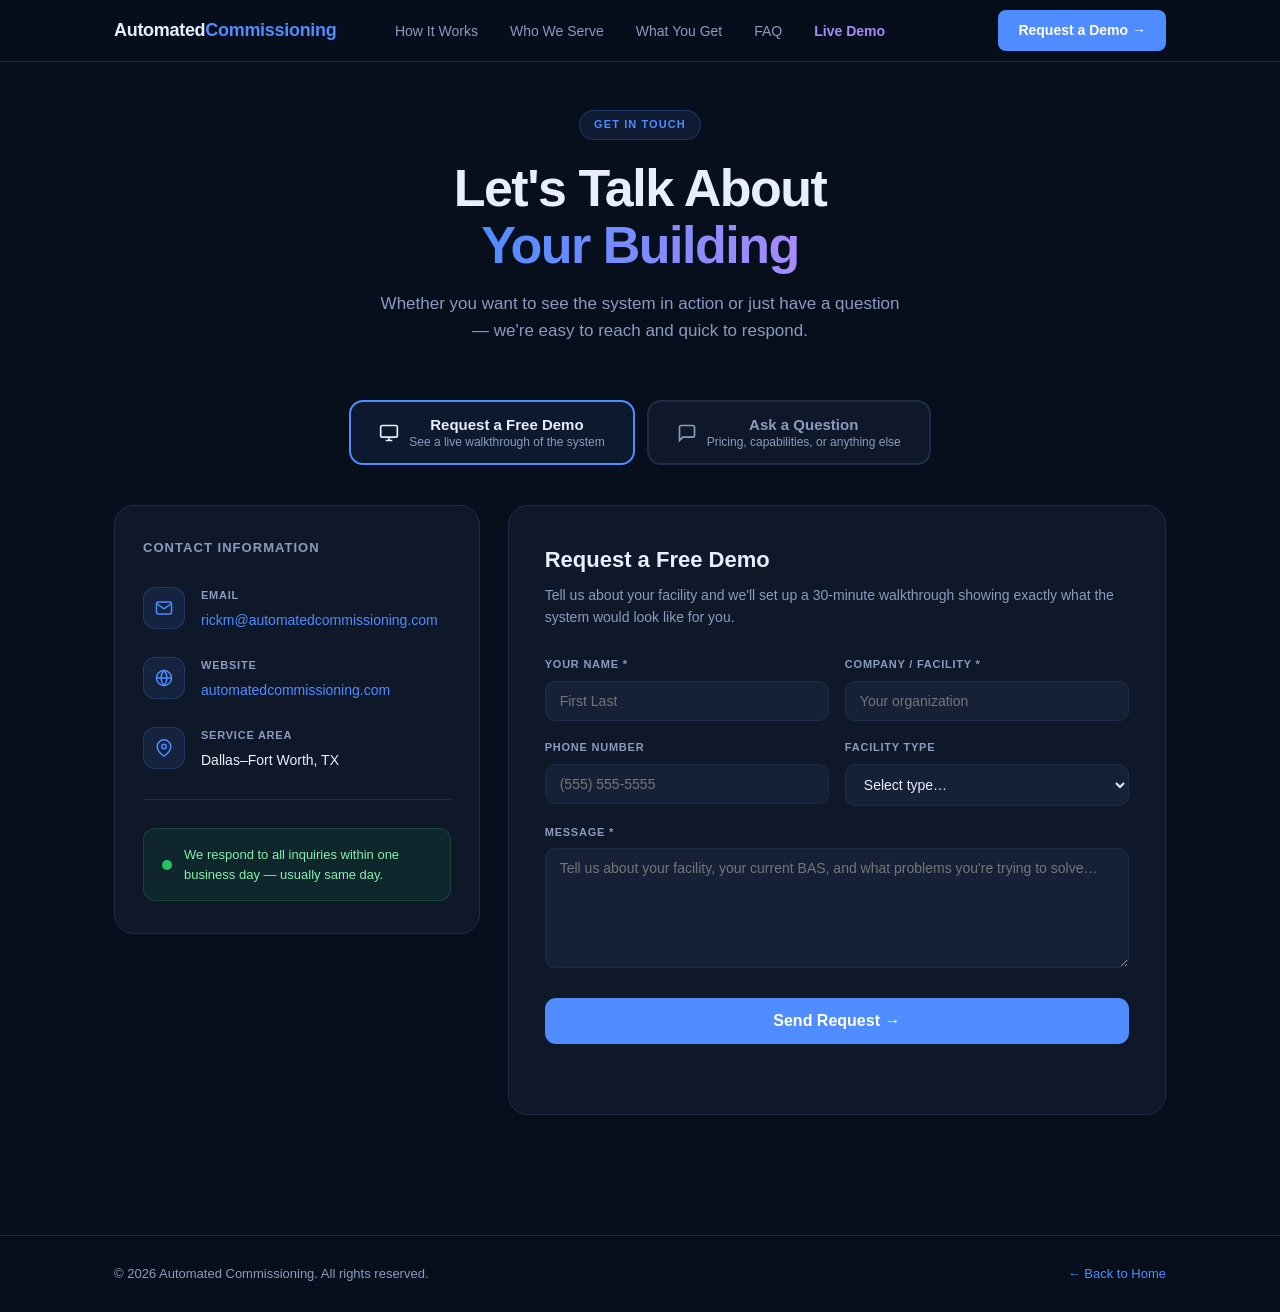
<file: contact.html>
<!DOCTYPE html>
<html lang="en">
<head>
  <meta charset="UTF-8" />
  <meta name="viewport" content="width=device-width, initial-scale=1.0" />
  <meta name="description" content="Request a free demo or ask a question about Automated Commissioning's HVAC diagnostic services." />
  <title>Contact — Automated Commissioning</title>
  <style>
    *, *::before, *::after { box-sizing: border-box; margin: 0; padding: 0; }

    :root {
      --bg:       #080f1c;
      --panel:    #0f1829;
      --panel-2:  #162036;
      --panel-3:  #1c2a42;
      --text:     #e8eefc;
      --muted:    #8a9bbf;
      --border:   #1e2d47;
      --accent:   #4f8cff;
      --accent-d: #3a7aef;
      --green:    #22c55e;
      --amber:    #f59e0b;
    }

    html { scroll-behavior: smooth; }

    body {
      background: var(--bg);
      color: var(--text);
      font-family: Arial, Helvetica, sans-serif;
      line-height: 1.6;
      min-height: 100vh;
    }

    a { color: inherit; text-decoration: none; }

    .container {
      max-width: 1100px;
      margin: 0 auto;
      padding: 0 24px;
    }

    /* ── NAV ─────────────────────────────────────────────────────────────── */
    nav {
      position: fixed;
      top: 0; left: 0; right: 0;
      z-index: 100;
      background: rgba(8, 15, 28, 0.92);
      backdrop-filter: blur(12px);
      border-bottom: 1px solid var(--border);
      height: 62px;
      display: flex;
      align-items: center;
    }

    nav .container { width: 100%; }

    .nav-inner {
      display: flex;
      align-items: center;
      width: 100%;
    }

    .nav-right {
      flex: 1;
      display: flex;
      align-items: center;
      justify-content: flex-end;
      gap: 12px;
    }

    .logo {
      flex: 1;
      font-size: 18px;
      font-weight: 800;
      letter-spacing: -0.3px;
      white-space: nowrap;
    }
    .logo span { color: var(--accent); }

    .nav-links {
      display: flex;
      align-items: center;
      gap: 32px;
      list-style: none;
      flex-shrink: 0;
    }
    .nav-links a {
      font-size: 14px;
      color: var(--muted);
      font-weight: 500;
      transition: color 0.15s;
    }
    .nav-links a:hover { color: var(--text); }

    .nav-cta {
      background: var(--accent);
      color: #fff;
      font-size: 14px;
      font-weight: 700;
      padding: 9px 20px;
      border-radius: 8px;
      transition: background 0.15s;
      white-space: nowrap;
    }
    .nav-cta:hover { background: var(--accent-d); color: #fff; }

    @media (max-width: 900px) {
      .nav-links { display: none; }
    }

    /* ── PAGE ────────────────────────────────────────────────────────────── */
    .page-wrap {
      padding: 110px 0 80px;
    }

    .page-header {
      text-align: center;
      margin-bottom: 56px;
    }

    .page-badge {
      display: inline-flex;
      align-items: center;
      gap: 8px;
      font-size: 11px;
      font-weight: 700;
      letter-spacing: 0.1em;
      text-transform: uppercase;
      color: var(--accent);
      background: rgba(79,140,255,0.1);
      border: 1px solid rgba(79,140,255,0.25);
      border-radius: 50px;
      padding: 5px 14px;
      margin-bottom: 20px;
    }

    .page-header h1 {
      font-size: clamp(32px, 5vw, 52px);
      font-weight: 900;
      letter-spacing: -1.5px;
      line-height: 1.1;
      margin-bottom: 16px;
    }

    .page-header h1 em {
      font-style: normal;
      background: linear-gradient(90deg, var(--accent) 0%, #a78bfa 100%);
      -webkit-background-clip: text;
      -webkit-text-fill-color: transparent;
      background-clip: text;
    }

    .page-header p {
      font-size: 17px;
      color: var(--muted);
      max-width: 520px;
      margin: 0 auto;
    }

    /* ── TYPE TABS ───────────────────────────────────────────────────────── */
    .type-tabs {
      display: flex;
      gap: 12px;
      justify-content: center;
      margin-bottom: 40px;
    }

    .type-tab {
      display: flex;
      align-items: center;
      gap: 10px;
      padding: 14px 28px;
      background: var(--panel);
      border: 2px solid var(--border);
      border-radius: 14px;
      cursor: pointer;
      transition: border-color 0.2s, background 0.2s;
      font-family: inherit;
      color: var(--muted);
      font-size: 15px;
      font-weight: 600;
    }

    .type-tab svg { flex-shrink: 0; }

    .type-tab:hover {
      border-color: rgba(79,140,255,0.4);
      color: var(--text);
    }

    .type-tab.active {
      border-color: var(--accent);
      background: rgba(79,140,255,0.08);
      color: var(--text);
    }

    .type-tab .tab-label { font-size: 15px; font-weight: 700; }
    .type-tab .tab-sub   { font-size: 12px; color: var(--muted); font-weight: 400; display: block; margin-top: 2px; }

    /* ── LAYOUT ──────────────────────────────────────────────────────────── */
    .contact-layout {
      display: grid;
      grid-template-columns: 1fr 1.8fr;
      gap: 28px;
      align-items: start;
    }

    @media (max-width: 760px) {
      .contact-layout { grid-template-columns: 1fr; }
      .type-tabs { flex-direction: column; align-items: stretch; }
      .type-tab { justify-content: center; }
    }

    /* ── INFO PANEL ──────────────────────────────────────────────────────── */
    .info-panel {
      background: var(--panel);
      border: 1px solid var(--border);
      border-radius: 20px;
      padding: 32px 28px;
    }

    .info-panel h3 {
      font-size: 13px;
      font-weight: 700;
      letter-spacing: 0.08em;
      text-transform: uppercase;
      color: var(--muted);
      margin-bottom: 28px;
    }

    .info-item {
      display: flex;
      align-items: flex-start;
      gap: 16px;
      margin-bottom: 26px;
    }
    .info-item:last-of-type { margin-bottom: 0; }

    .info-icon {
      width: 42px;
      height: 42px;
      border-radius: 12px;
      background: rgba(79,140,255,0.1);
      border: 1px solid rgba(79,140,255,0.2);
      display: flex;
      align-items: center;
      justify-content: center;
      flex-shrink: 0;
      color: var(--accent);
    }

    .info-label {
      font-size: 11px;
      font-weight: 700;
      text-transform: uppercase;
      letter-spacing: 0.07em;
      color: var(--muted);
      margin-bottom: 4px;
    }

    .info-value {
      font-size: 14px;
      color: var(--text);
      font-weight: 500;
    }

    .info-value a { color: var(--accent); }
    .info-value a:hover { text-decoration: underline; }

    .info-divider {
      border: none;
      border-top: 1px solid var(--border);
      margin: 28px 0;
    }

    .response-promise {
      background: rgba(34,197,94,0.08);
      border: 1px solid rgba(34,197,94,0.2);
      border-radius: 12px;
      padding: 16px 18px;
      display: flex;
      align-items: center;
      gap: 12px;
    }

    .rp-dot {
      width: 10px;
      height: 10px;
      background: var(--green);
      border-radius: 50%;
      flex-shrink: 0;
    }

    .rp-text {
      font-size: 13px;
      color: #86efac;
      font-weight: 500;
      line-height: 1.5;
    }

    /* ── FORM PANEL ──────────────────────────────────────────────────────── */
    .form-panel {
      background: var(--panel);
      border: 1px solid var(--border);
      border-radius: 20px;
      padding: 36px 36px;
    }

    .form-title {
      font-size: 22px;
      font-weight: 800;
      margin-bottom: 6px;
    }

    .form-sub {
      font-size: 14px;
      color: var(--muted);
      margin-bottom: 28px;
    }

    .form-row {
      display: grid;
      grid-template-columns: 1fr 1fr;
      gap: 16px;
    }

    @media (max-width: 520px) {
      .form-row { grid-template-columns: 1fr; }
      .form-panel { padding: 24px 20px; }
    }

    .field {
      margin-bottom: 18px;
    }

    .field label {
      display: block;
      font-size: 11px;
      font-weight: 700;
      text-transform: uppercase;
      letter-spacing: 0.07em;
      color: var(--muted);
      margin-bottom: 7px;
    }

    .field input,
    .field textarea,
    .field select {
      width: 100%;
      background: var(--panel-2);
      border: 1px solid var(--border);
      border-radius: 10px;
      padding: 11px 14px;
      color: var(--text);
      font-size: 14px;
      font-family: inherit;
      outline: none;
      transition: border-color 0.15s;
    }

    .field input:focus,
    .field textarea:focus,
    .field select:focus { border-color: var(--accent); }

    .field textarea {
      resize: vertical;
      min-height: 120px;
    }

    .field select option { background: var(--panel-2); }

    /* Demo-specific extra fields */
    .demo-fields { display: block; }
    .question-fields { display: none; }

    .submit-btn {
      width: 100%;
      padding: 14px;
      background: var(--accent);
      color: #fff;
      font-size: 16px;
      font-weight: 700;
      font-family: inherit;
      border: none;
      border-radius: 11px;
      cursor: pointer;
      transition: background 0.15s;
      margin-top: 4px;
    }

    .submit-btn:hover { background: var(--accent-d); }
    .submit-btn:disabled { opacity: 0.5; cursor: not-allowed; }

    .form-status {
      margin-top: 14px;
      font-size: 14px;
      text-align: center;
      min-height: 20px;
    }
    .form-status.ok  { color: var(--green); }
    .form-status.err { color: #f87171; }

    /* ── FOOTER ──────────────────────────────────────────────────────────── */
    footer {
      border-top: 1px solid var(--border);
      padding: 28px 0;
      margin-top: 40px;
    }

    .footer-bottom {
      display: flex;
      justify-content: space-between;
      align-items: center;
      gap: 16px;
      font-size: 13px;
      color: var(--muted);
      flex-wrap: wrap;
    }
  </style>
</head>
<body>

<!-- ── NAV ────────────────────────────────────────────────────────────────── -->
<nav>
  <div class="container">
    <div class="nav-inner">
      <a href="index.html" class="logo">Automated<span>Commissioning</span></a>
      <ul class="nav-links">
        <li><a href="index.html#how-it-works">How It Works</a></li>
        <li><a href="index.html#who-we-serve">Who We Serve</a></li>
        <li><a href="index.html#what-you-get">What You Get</a></li>
        <li><a href="index.html#faq">FAQ</a></li>
        <li><a href="https://app.automatedcommissioning.com/demo/" target="_blank" style="color:#a78bfa;font-weight:700;">Live Demo</a></li>
      </ul>
      <div class="nav-right">
        <a href="contact.html" class="nav-cta">Request a Demo →</a>
      </div>
    </div>
  </div>
</nav>

<!-- ── PAGE ───────────────────────────────────────────────────────────────── -->
<div class="page-wrap">
  <div class="container">

    <div class="page-header">
      <div class="page-badge">Get in Touch</div>
      <h1>Let's Talk About<br><em>Your Building</em></h1>
      <p>Whether you want to see the system in action or just have a question — we're easy to reach and quick to respond.</p>
    </div>

    <!-- Type Tabs -->
    <div class="type-tabs">
      <button class="type-tab active" id="tab-demo" onclick="setTab('demo')">
        <svg width="20" height="20" fill="none" stroke="currentColor" stroke-width="2" viewBox="0 0 24 24"><rect x="2" y="3" width="20" height="14" rx="2"/><path d="M8 21h8M12 17v4"/></svg>
        <div>
          <span class="tab-label">Request a Free Demo</span>
          <span class="tab-sub">See a live walkthrough of the system</span>
        </div>
      </button>
      <button class="type-tab" id="tab-question" onclick="setTab('question')">
        <svg width="20" height="20" fill="none" stroke="currentColor" stroke-width="2" viewBox="0 0 24 24"><path d="M21 15a2 2 0 0 1-2 2H7l-4 4V5a2 2 0 0 1 2-2h14a2 2 0 0 1 2 2z"/></svg>
        <div>
          <span class="tab-label">Ask a Question</span>
          <span class="tab-sub">Pricing, capabilities, or anything else</span>
        </div>
      </button>
    </div>

    <!-- Two-column layout -->
    <div class="contact-layout">

      <!-- Left: Info -->
      <div class="info-panel">
        <h3>Contact Information</h3>

        <div class="info-item">
          <div class="info-icon">
            <svg width="18" height="18" fill="none" stroke="currentColor" stroke-width="2" viewBox="0 0 24 24"><path d="M4 4h16c1.1 0 2 .9 2 2v12c0 1.1-.9 2-2 2H4c-1.1 0-2-.9-2-2V6c0-1.1.9-2 2-2z"/><polyline points="22,6 12,13 2,6"/></svg>
          </div>
          <div>
            <div class="info-label">Email</div>
            <div class="info-value"><a href="mailto:rickm@automatedcommissioning.com">rickm@automatedcommissioning.com</a></div>
          </div>
        </div>

        <div class="info-item">
          <div class="info-icon">
            <svg width="18" height="18" fill="none" stroke="currentColor" stroke-width="2" viewBox="0 0 24 24"><circle cx="12" cy="12" r="10"/><line x1="2" y1="12" x2="22" y2="12"/><path d="M12 2a15.3 15.3 0 0 1 4 10 15.3 15.3 0 0 1-4 10 15.3 15.3 0 0 1-4-10 15.3 15.3 0 0 1 4-10z"/></svg>
          </div>
          <div>
            <div class="info-label">Website</div>
            <div class="info-value"><a href="https://www.automatedcommissioning.com" target="_blank">automatedcommissioning.com</a></div>
          </div>
        </div>

        <div class="info-item">
          <div class="info-icon">
            <svg width="18" height="18" fill="none" stroke="currentColor" stroke-width="2" viewBox="0 0 24 24"><path d="M21 10c0 7-9 13-9 13s-9-6-9-13a9 9 0 0 1 18 0z"/><circle cx="12" cy="10" r="3"/></svg>
          </div>
          <div>
            <div class="info-label">Service Area</div>
            <div class="info-value">Dallas–Fort Worth, TX</div>
          </div>
        </div>

        <hr class="info-divider">

        <div class="response-promise">
          <div class="rp-dot"></div>
          <div class="rp-text">We respond to all inquiries within one business day — usually same day.</div>
        </div>
      </div>

      <!-- Right: Form -->
      <div class="form-panel">
        <div class="form-title" id="form-title">Request a Free Demo</div>
        <div class="form-sub" id="form-sub">Tell us about your facility and we'll set up a 30-minute walkthrough showing exactly what the system would look like for you.</div>

        <div class="form-row">
          <div class="field">
            <label for="cf-name">Your Name *</label>
            <input type="text" id="cf-name" placeholder="First Last" autocomplete="name">
          </div>
          <div class="field">
            <label for="cf-company">Company / Facility *</label>
            <input type="text" id="cf-company" placeholder="Your organization" autocomplete="organization">
          </div>
        </div>

        <div class="form-row">
          <div class="field">
            <label for="cf-phone">Phone Number</label>
            <input type="tel" id="cf-phone" placeholder="(555) 555-5555" autocomplete="tel">
          </div>
          <div class="field demo-fields">
            <label for="cf-facility">Facility Type</label>
            <select id="cf-facility">
              <option value="">Select type…</option>
              <option>Ambulatory Surgery Center</option>
              <option>Medical Office / Clinic</option>
              <option>Hospital</option>
              <option>Commercial Building</option>
              <option>Property Management</option>
              <option>Other</option>
            </select>
          </div>
          <div class="field question-fields" style="display:none">
            <label for="cf-topic">Topic</label>
            <select id="cf-topic">
              <option value="">Select topic…</option>
              <option>Pricing</option>
              <option>Capabilities</option>
              <option>Technical / Integration</option>
              <option>General</option>
            </select>
          </div>
        </div>

        <div class="field">
          <label for="cf-message">Message *</label>
          <textarea id="cf-message" id="form-message-placeholder" placeholder="Tell us about your facility, your current BAS, and what problems you're trying to solve…"></textarea>
        </div>

        <button class="submit-btn" id="cf-submit" onclick="submitForm()">Send Request →</button>
        <div class="form-status" id="cf-status"></div>
      </div>

    </div>
  </div>
</div>

<!-- ── FOOTER ──────────────────────────────────────────────────────────────── -->
<footer>
  <div class="container">
    <div class="footer-bottom">
      <span>© 2026 Automated Commissioning. All rights reserved.</span>
      <span><a href="index.html" style="color:var(--accent)">← Back to Home</a></span>
    </div>
  </div>
</footer>

<script>
  const API_URL = "https://script.google.com/macros/s/AKfycbyZmEjtQM3nxfEJapcQu5y2nYKm9vL_Rrbac8nkv2G3B-4-Lu5FT2PfD16j4IhOreYw/exec";
  let currentTab = 'demo';

  function setTab(tab) {
    currentTab = tab;
    document.getElementById('tab-demo').classList.toggle('active', tab === 'demo');
    document.getElementById('tab-question').classList.toggle('active', tab === 'question');

    const demoFields     = document.querySelectorAll('.demo-fields');
    const questionFields = document.querySelectorAll('.question-fields');

    if (tab === 'demo') {
      demoFields.forEach(el => el.style.display = '');
      questionFields.forEach(el => el.style.display = 'none');
      document.getElementById('form-title').textContent = 'Request a Free Demo';
      document.getElementById('form-sub').textContent   = 'Tell us about your facility and we\'ll set up a 30-minute walkthrough showing exactly what the system would look like for you.';
      document.getElementById('cf-submit').textContent  = 'Send Request →';
      document.getElementById('cf-message').placeholder = 'Tell us about your facility, your current BAS, and what problems you\'re trying to solve…';
    } else {
      demoFields.forEach(el => el.style.display = 'none');
      questionFields.forEach(el => el.style.display = '');
      document.getElementById('form-title').textContent = 'Ask a Question';
      document.getElementById('form-sub').textContent   = 'Pricing, how it works technically, what systems we integrate with — ask us anything.';
      document.getElementById('cf-submit').textContent  = 'Send Question →';
      document.getElementById('cf-message').placeholder = 'What would you like to know?';
    }

    document.getElementById('cf-status').textContent = '';
  }

  // Pre-select tab based on URL query param (?type=question)
  const urlTab = new URLSearchParams(window.location.search).get('type');
  if (urlTab === 'question') setTab('question');

  async function submitForm() {
    const name    = document.getElementById('cf-name').value.trim();
    const company = document.getElementById('cf-company').value.trim();
    const phone   = document.getElementById('cf-phone').value.trim();
    const message = document.getElementById('cf-message').value.trim();
    const statusEl = document.getElementById('cf-status');
    const btn      = document.getElementById('cf-submit');

    if (!name) { statusEl.textContent = 'Please enter your name.'; statusEl.className = 'form-status err'; return; }
    if (!company) { statusEl.textContent = 'Please enter your company or facility name.'; statusEl.className = 'form-status err'; return; }
    if (!message) { statusEl.textContent = 'Please enter a message.'; statusEl.className = 'form-status err'; return; }

    const extra = currentTab === 'demo'
      ? document.getElementById('cf-facility').value
      : document.getElementById('cf-topic').value;

    const issueType = currentTab === 'demo'
      ? 'Demo Request' + (extra ? ` — ${extra}` : '')
      : 'General Inquiry' + (extra ? ` — ${extra}` : '');

    btn.disabled = true;
    statusEl.textContent = 'Sending…';
    statusEl.className = 'form-status';

    try {
      const params = new URLSearchParams({
        action:    'demoInquiry',
        name,
        company,
        phone,
        issueType,
        message,
      });

      const resp   = await fetch(API_URL, { method: 'POST', body: params });
      const result = await resp.json();
      if (!result.success) throw new Error(result.error || 'Unknown error');

      statusEl.textContent = '✓ Message sent — we\'ll be in touch within one business day!';
      statusEl.className = 'form-status ok';

      document.getElementById('cf-name').value    = '';
      document.getElementById('cf-company').value = '';
      document.getElementById('cf-phone').value   = '';
      document.getElementById('cf-message').value = '';
      document.getElementById('cf-facility').value = '';
      document.getElementById('cf-topic').value   = '';
      btn.disabled = false;

    } catch (err) {
      statusEl.textContent = 'Error sending — please email rickm@automatedcommissioning.com directly.';
      statusEl.className = 'form-status err';
      btn.disabled = false;
    }
  }
</script>
</body>
</html>
</file>
